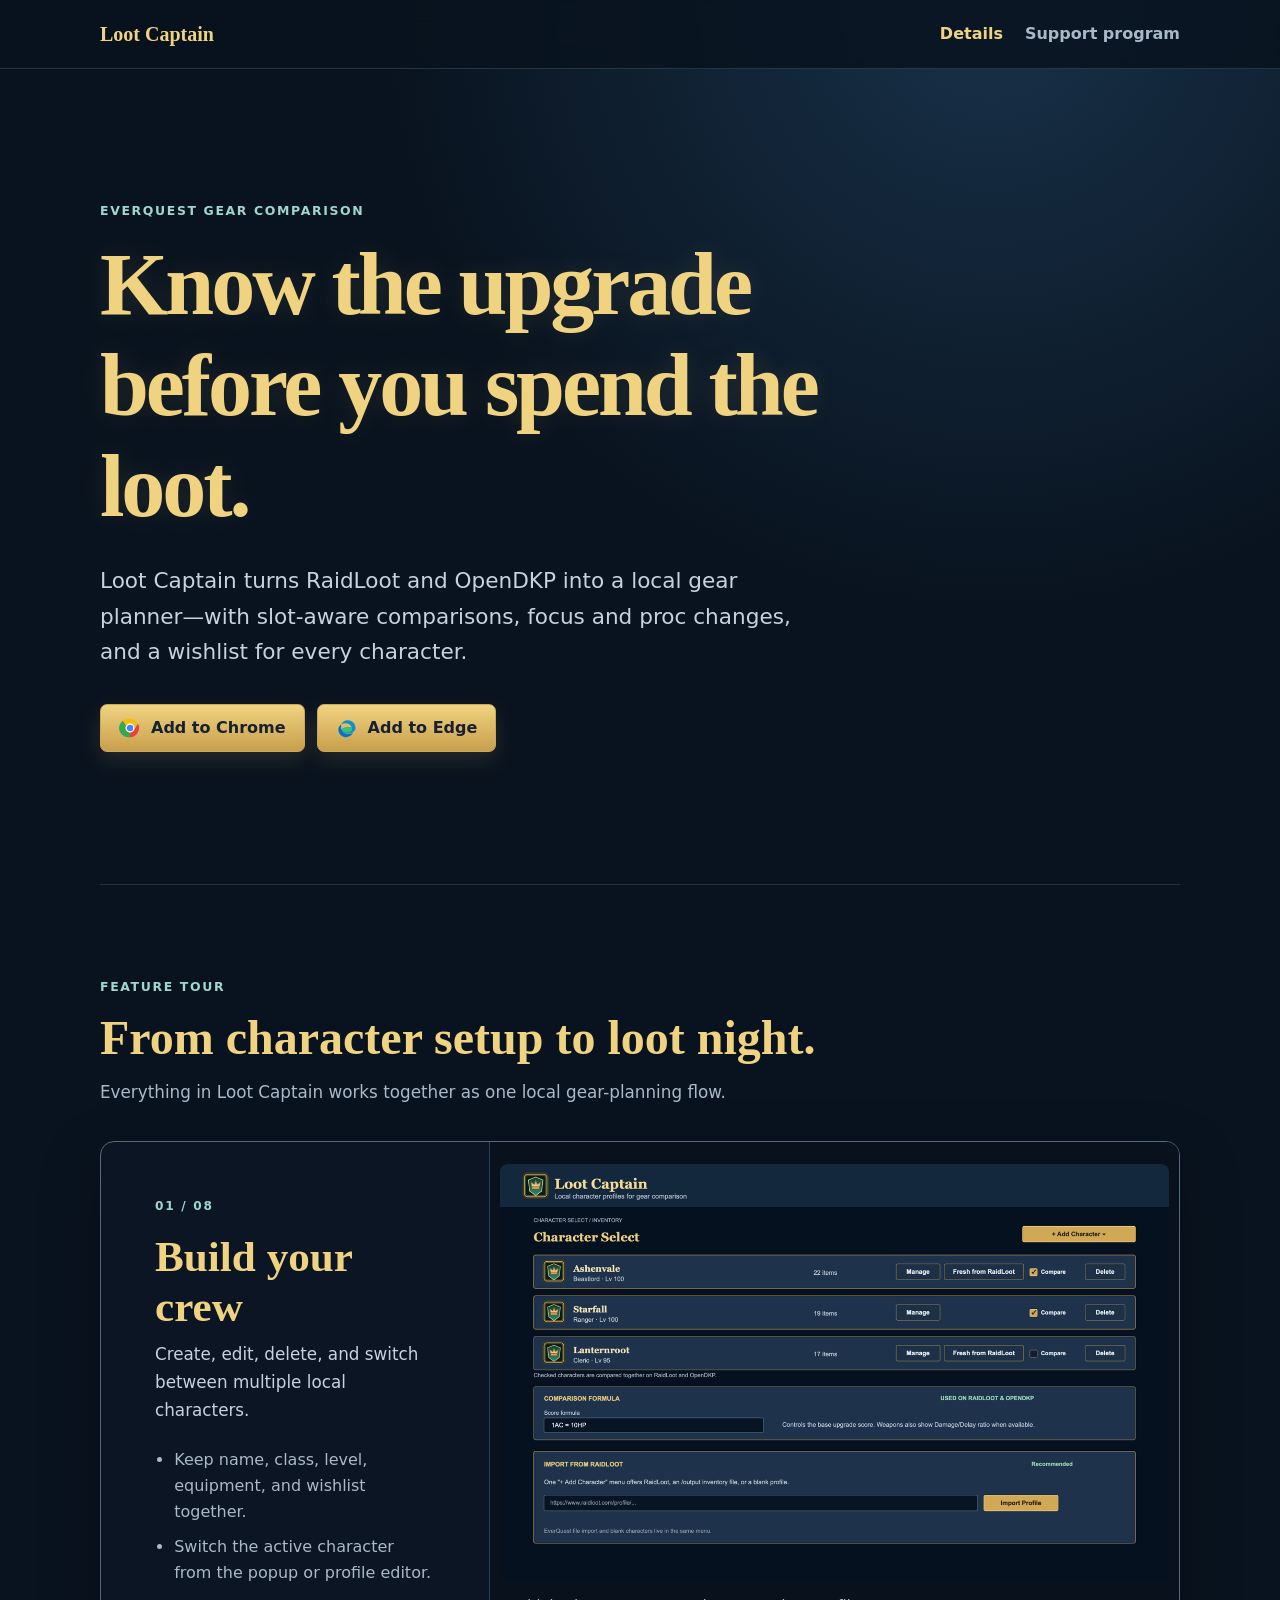
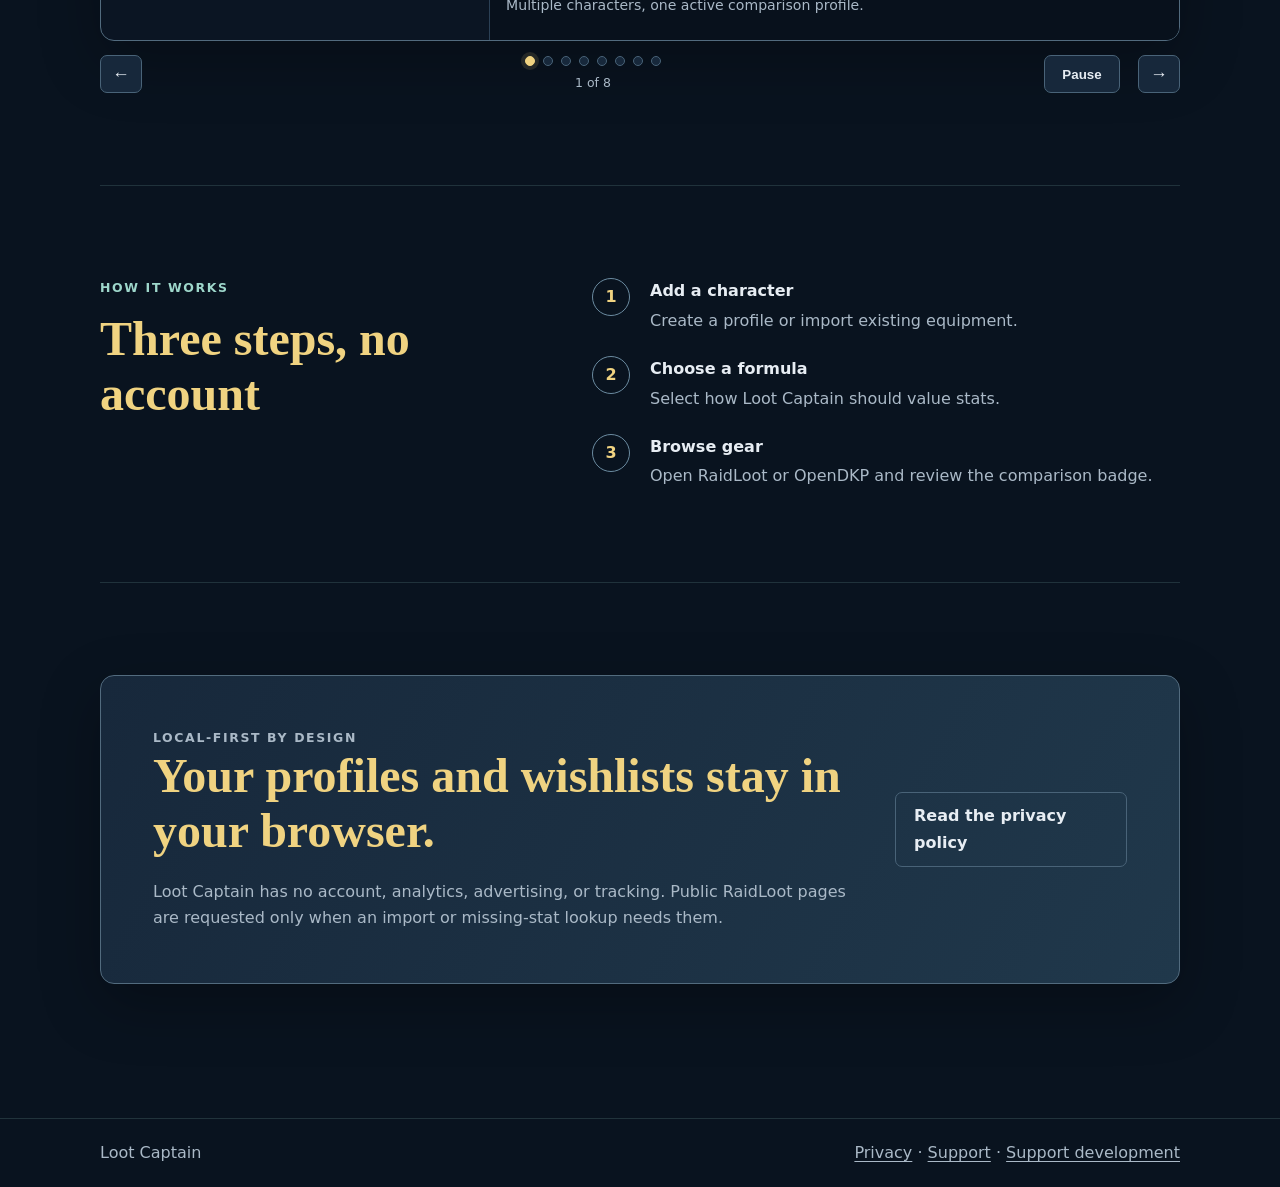
<file: docs/index.html>
<!doctype html>
<html lang="en">
<head>
  <meta charset="utf-8">
  <meta name="viewport" content="width=device-width, initial-scale=1">
  <meta name="description" content="Loot Captain compares EverQuest gear, effects, augments, and wishlists on RaidLoot and OpenDKP against local character profiles.">
  <title>Loot Captain — EverQuest gear comparison</title>
  <link rel="stylesheet" href="./site.css">
</head>
<body>
  <header class="site-header">
    <div class="shell header-inner">
      <a class="brand" href="./">Loot Captain</a>
      <nav aria-label="Primary navigation">
        <a aria-current="page" href="./">Details</a>
        <a href="https://github.com/sponsors/jxmtoma">Support program</a>
      </nav>
    </div>
  </header>

  <main>
    <section class="hero shell">
      <p class="eyebrow">EverQuest gear comparison</p>
      <h1>Know the upgrade before you spend the loot.</h1>
      <p class="lede">Loot Captain turns RaidLoot and OpenDKP into a local gear planner—with slot-aware comparisons, focus and proc changes, and a wishlist for every character.</p>
      <div class="actions">
        <a class="button primary" href="https://chromewebstore.google.com/detail/loot-captain/fjcpnbnkcadnoigdhfkoliklaaiipkpb"><svg class="store-icon chrome-icon" viewBox="0 0 24 24" aria-hidden="true"><path fill="#fbbc04" d="M12 2a10 10 0 0 1 8.66 5H12a5 5 0 0 0-4.33 2.5L4.2 4.1A10 10 0 0 1 12 2Z"/><path fill="#34a853" d="m4.2 4.1 3.47 5.4A5 5 0 0 0 12 17v5A10 10 0 0 1 4.2 4.1Z"/><path fill="#ea4335" d="M20.66 7A10 10 0 0 1 12 22v-5a5 5 0 0 0 4.33-2.5L20.66 7Z"/><circle cx="12" cy="12" r="4.2" fill="#4285f4" stroke="#fff" stroke-width="1.2"/></svg>Add to Chrome</a>
        <a class="button primary" href="https://microsoftedge.microsoft.com/addons/detail/loot-captain/kclhhofjjanekffobngmblbfgdocokjp"><svg class="store-icon edge-icon" viewBox="0 0 24 24" aria-hidden="true"><path fill="#0c8dd4" d="M21.1 11.1c-.4-4.2-3.9-7.5-8.2-7.5-3.2 0-6 1.8-7.4 4.5 1.4-.9 3-1.4 4.8-1.4 3.2 0 5.9 1.8 7.1 4.4H12c-2.6 0-4.7 1.1-6.1 2.9 1.5 2.5 4.2 4.2 7.3 4.2 4.8 0 8.3-3.4 8.3-7.1Z"/><path fill="#3ac46b" d="M5.9 14c1.4-1.8 3.5-2.9 6.1-2.9h5.4c.2.5.3 1.1.3 1.7 0 2.3-2.1 4.1-4.7 4.1-3.2 0-5.9-1.1-7.1-2.9Z"/><path fill="#0872c9" d="M5.5 8.1C3.7 9.5 2.6 11.6 2.6 14c0 4.4 3.6 8 8 8 3.8 0 7-2.1 8.1-5.1-1.3 1.1-3 1.7-5 1.7-4.5 0-8.2-3.6-8.2-8.1 0-.9 0-1.7 0-2.4Z"/></svg>Add to Edge</a>
      </div>
    </section>

    <section class="section shell feature-tour" aria-labelledby="features-title">
      <div class="feature-tour-heading">
        <p class="eyebrow">Feature tour</p>
        <h2 id="features-title">From character setup to loot night.</h2>
        <p>Everything in Loot Captain works together as one local gear-planning flow.</p>
      </div>
      <div class="feature-carousel" data-slideshow role="region" aria-roledescription="carousel" aria-label="Loot Captain feature tour">
        <div class="feature-track">
          <article class="feature-slide" aria-label="1 of 8">
            <div class="feature-slide-copy">
              <span class="slide-number">01 / 08</span>
              <h3>Build your crew</h3>
              <p>Create, edit, delete, and switch between multiple local characters.</p>
              <ul>
                <li>Keep name, class, level, equipment, and wishlist together.</li>
                <li>Switch the active character from the popup or profile editor.</li>
              </ul>
            </div>
            <figure class="feature-visual">
              <img src="./assets/screenshot-character-select-1280x800.png" alt="Loot Captain character selection page with three local profiles">
              <figcaption>Multiple characters, one active comparison profile.</figcaption>
            </figure>
          </article>

          <article class="feature-slide" aria-label="2 of 8" hidden>
            <div class="feature-slide-copy">
              <span class="slide-number">02 / 08</span>
              <h3>Import gear in seconds</h3>
              <p>Start from a public RaidLoot profile or an EverQuest <code>/output inventory</code> file.</p>
              <ul>
                <li>Import worn equipment and augments, then edit anything manually.</li>
                <li>Fetch missing stats and icons now or automatically when comparing.</li>
                <li>Use built-in diagnostics when a public item cannot be resolved.</li>
              </ul>
            </div>
            <figure class="feature-visual">
              <img loading="lazy" src="./assets/screenshot-character-select-1280x800.png" alt="Loot Captain RaidLoot and EverQuest inventory import controls">
              <figcaption>Two import paths, with manual editing as a fallback.</figcaption>
            </figure>
          </article>

          <article class="feature-slide" aria-label="3 of 8" hidden>
            <div class="feature-slide-copy">
              <span class="slide-number">03 / 08</span>
              <h3>See the whole character</h3>
              <p>Review worn gear in a familiar EverQuest-style 19-slot layout.</p>
              <ul>
                <li>Inspect paired ears, wrists, and fingers separately.</li>
                <li>Move between equipment, augments, and spell focus or proc views.</li>
                <li>Open item details without hunting through a long inventory list.</li>
              </ul>
            </div>
            <figure class="feature-visual">
              <img loading="lazy" src="./assets/screenshot-options-1280x800.png" alt="Loot Captain character editor with a 19-slot EverQuest equipment layout">
              <figcaption>Equipment organized around the character, with details beside it.</figcaption>
            </figure>
          </article>

          <article class="feature-slide" aria-label="4 of 8" hidden>
            <div class="feature-slide-copy">
              <span class="slide-number">04 / 08</span>
              <h3>Know the real upgrade</h3>
              <p>See a compact verdict first, then expand the exact worn, candidate, and delta values.</p>
              <ul>
                <li>Choose from eleven score formulas for defenses, pools, heroics, and regeneration.</li>
                <li>Respect class eligibility, paired slots, empty slots, and weapon layouts.</li>
                <li>Compare compatible augments and weapon Damage/Delay ratio.</li>
              </ul>
            </div>
            <figure class="feature-visual">
              <img loading="lazy" src="./assets/screenshot-comparison-1280x800.png" alt="Loot Captain upgrade badge and stat differences on a RaidLoot item page">
              <figcaption>Upgrade, downgrade, or sidegrade—with the numbers behind it.</figcaption>
            </figure>
          </article>

          <article class="feature-slide" aria-label="5 of 8" hidden>
            <div class="feature-slide-copy">
              <span class="slide-number">05 / 08</span>
              <h3>Compare more than raw stats</h3>
              <p>Loot Captain keeps important named effects visible instead of hiding them inside one score.</p>
              <ul>
                <li>See spell focus effects as added, removed, covered, or changed in potency.</li>
                <li>Compare weapon procs by identity and damage direction.</li>
                <li>Open dedicated focus and proc detail panels.</li>
              </ul>
            </div>
            <figure class="feature-visual">
              <img loading="lazy" src="./assets/screenshot-comparison-1280x800.png" alt="RaidLoot item page with focus effect and numeric stat comparisons">
              <figcaption>Named effects stay explicit and inspectable.</figcaption>
            </figure>
          </article>

          <article class="feature-slide" aria-label="6 of 8" hidden>
            <div class="feature-slide-copy">
              <span class="slide-number">06 / 08</span>
              <h3>Turn browsing into a loot plan</h3>
              <p>Star items into a wishlist that belongs to the active character.</p>
              <ul>
                <li>Highlight wanted items on RaidLoot and in live OpenDKP auctions.</li>
                <li>Compare a candidate with equipped gear or a compatible wishlist baseline.</li>
                <li>Match the same item across both sites and enrich missing details later.</li>
              </ul>
            </div>
            <figure class="feature-visual">
              <img loading="lazy" src="./assets/screenshot-opendkp-1280x800.png" alt="Loot Captain comparison badge on an OpenDKP item table">
              <figcaption>Your local wishlist follows the active character across both sites.</figcaption>
            </figure>
          </article>

          <article class="feature-slide" aria-label="7 of 8" hidden>
            <div class="feature-slide-copy">
              <span class="slide-number">07 / 08</span>
              <h3>Works where loot decisions happen</h3>
              <p>Compare items without leaving the RaidLoot or OpenDKP page you are already using.</p>
              <ul>
                <li>Annotate RaidLoot item pages, search rows, stats, and wishlist cards.</li>
                <li>Cover OpenDKP item details, tables, live auctions, and hover tooltips.</li>
                <li>Refresh annotations when the active profile or formula changes.</li>
              </ul>
            </div>
            <figure class="feature-visual">
              <img loading="lazy" src="./assets/screenshot-opendkp-1280x800.png" alt="Loot Captain upgrade badges embedded in an OpenDKP table">
              <figcaption>Compact comparisons appear inside the sites you already browse.</figcaption>
            </figure>
          </article>

          <article class="feature-slide" aria-label="8 of 8" hidden>
            <div class="feature-slide-copy">
              <span class="slide-number">08 / 08</span>
              <h3>Local-first by design</h3>
              <p>Your profiles, settings, cached item stats, and wishlists stay in your browser.</p>
              <ul>
                <li>No Loot Captain account, analytics, advertising, or tracking.</li>
                <li>No authenticated cookies or remotely hosted code.</li>
                <li>Public RaidLoot lookups run only when imports or missing item data need them.</li>
              </ul>
            </div>
            <figure class="feature-visual">
              <img loading="lazy" src="./assets/screenshot-options-1280x800.png" alt="Loot Captain local character profile editor">
              <figcaption>Your character data remains in extension-local storage.</figcaption>
            </figure>
          </article>
        </div>

        <div class="slide-controls">
          <button class="slide-button" type="button" data-slide-prev aria-label="Previous feature">←</button>
          <div class="slide-position">
            <div class="slide-dots" aria-label="Choose feature">
              <button class="slide-dot" type="button" data-slide-dot="0" aria-label="Show Build your crew" aria-current="true"></button>
              <button class="slide-dot" type="button" data-slide-dot="1" aria-label="Show Import gear in seconds"></button>
              <button class="slide-dot" type="button" data-slide-dot="2" aria-label="Show See the whole character"></button>
              <button class="slide-dot" type="button" data-slide-dot="3" aria-label="Show Know the real upgrade"></button>
              <button class="slide-dot" type="button" data-slide-dot="4" aria-label="Show Compare more than raw stats"></button>
              <button class="slide-dot" type="button" data-slide-dot="5" aria-label="Show Turn browsing into a loot plan"></button>
              <button class="slide-dot" type="button" data-slide-dot="6" aria-label="Show Works where loot decisions happen"></button>
              <button class="slide-dot" type="button" data-slide-dot="7" aria-label="Show Local-first by design"></button>
            </div>
            <span class="slide-status" data-slide-status>1 of 8</span>
          </div>
          <button class="slide-toggle" type="button" data-slide-toggle aria-label="Pause automatic feature tour">Pause</button>
          <button class="slide-button" type="button" data-slide-next aria-label="Next feature">→</button>
        </div>
      </div>
    </section>

    <section class="section shell split" aria-labelledby="workflow-title">
      <div>
        <p class="eyebrow">How it works</p>
        <h2 id="workflow-title">Three steps, no account</h2>
      </div>
      <ol class="steps">
        <li><span>1</span><div><strong>Add a character</strong><p>Create a profile or import existing equipment.</p></div></li>
        <li><span>2</span><div><strong>Choose a formula</strong><p>Select how Loot Captain should value stats.</p></div></li>
        <li><span>3</span><div><strong>Browse gear</strong><p>Open RaidLoot or OpenDKP and review the comparison badge.</p></div></li>
      </ol>
    </section>

    <section class="section shell">
      <div class="callout">
        <div>
          <p class="eyebrow">Local-first by design</p>
          <h2>Your profiles and wishlists stay in your browser.</h2>
          <p>Loot Captain has no account, analytics, advertising, or tracking. Public RaidLoot pages are requested only when an import or missing-stat lookup needs them.</p>
        </div>
        <a class="button" href="./privacy-policy.html">Read the privacy policy</a>
      </div>
    </section>
  </main>

  <footer class="site-footer">
    <div class="shell footer-inner">
      <span>Loot Captain</span>
      <span><a href="./privacy-policy.html">Privacy</a> · <a href="./support.html">Support</a> · <a href="https://github.com/sponsors/jxmtoma">Support development</a></span>
    </div>
  </footer>
  <script>
    document.querySelectorAll('[data-slideshow]').forEach((slideshow) => {
      const slides = [...slideshow.querySelectorAll('.feature-slide')];
      const dots = [...slideshow.querySelectorAll('[data-slide-dot]')];
      const status = slideshow.querySelector('[data-slide-status]');
      const toggle = slideshow.querySelector('[data-slide-toggle]');
      const reducedMotion = window.matchMedia('(prefers-reduced-motion: reduce)').matches;
      let current = 0;
      let timer;
      let playing = !reducedMotion;
      const show = (index) => {
        current = (index + slides.length) % slides.length;
        slides.forEach((slide, i) => { slide.hidden = i !== current; });
        dots.forEach((dot, i) => { dot.setAttribute('aria-current', i === current ? 'true' : 'false'); });
        status.textContent = `${current + 1} of ${slides.length}`;
      };
      const schedule = () => {
        window.clearTimeout(timer);
        if (!playing || document.hidden || slideshow.matches(':hover') || slideshow.contains(document.activeElement)) return;
        timer = window.setTimeout(() => { show(current + 1); schedule(); }, 7000);
      };
      const select = (index) => { show(index); schedule(); };
      slideshow.querySelector('[data-slide-prev]').addEventListener('click', () => select(current - 1));
      slideshow.querySelector('[data-slide-next]').addEventListener('click', () => select(current + 1));
      dots.forEach((dot, i) => dot.addEventListener('click', () => select(i)));
      toggle.addEventListener('click', () => {
        playing = !playing;
        toggle.textContent = playing ? 'Pause' : 'Play';
        toggle.setAttribute('aria-label', playing ? 'Pause automatic feature tour' : 'Start automatic feature tour');
        schedule();
      });
      slideshow.addEventListener('mouseenter', schedule);
      slideshow.addEventListener('mouseleave', schedule);
      slideshow.addEventListener('focusin', schedule);
      slideshow.addEventListener('focusout', () => window.setTimeout(schedule));
      document.addEventListener('visibilitychange', schedule);
      if (reducedMotion) {
        toggle.textContent = 'Play';
        toggle.setAttribute('aria-label', 'Start automatic feature tour');
      }
      show(0);
      schedule();
    });
  </script>
</body>
</html>
</file>
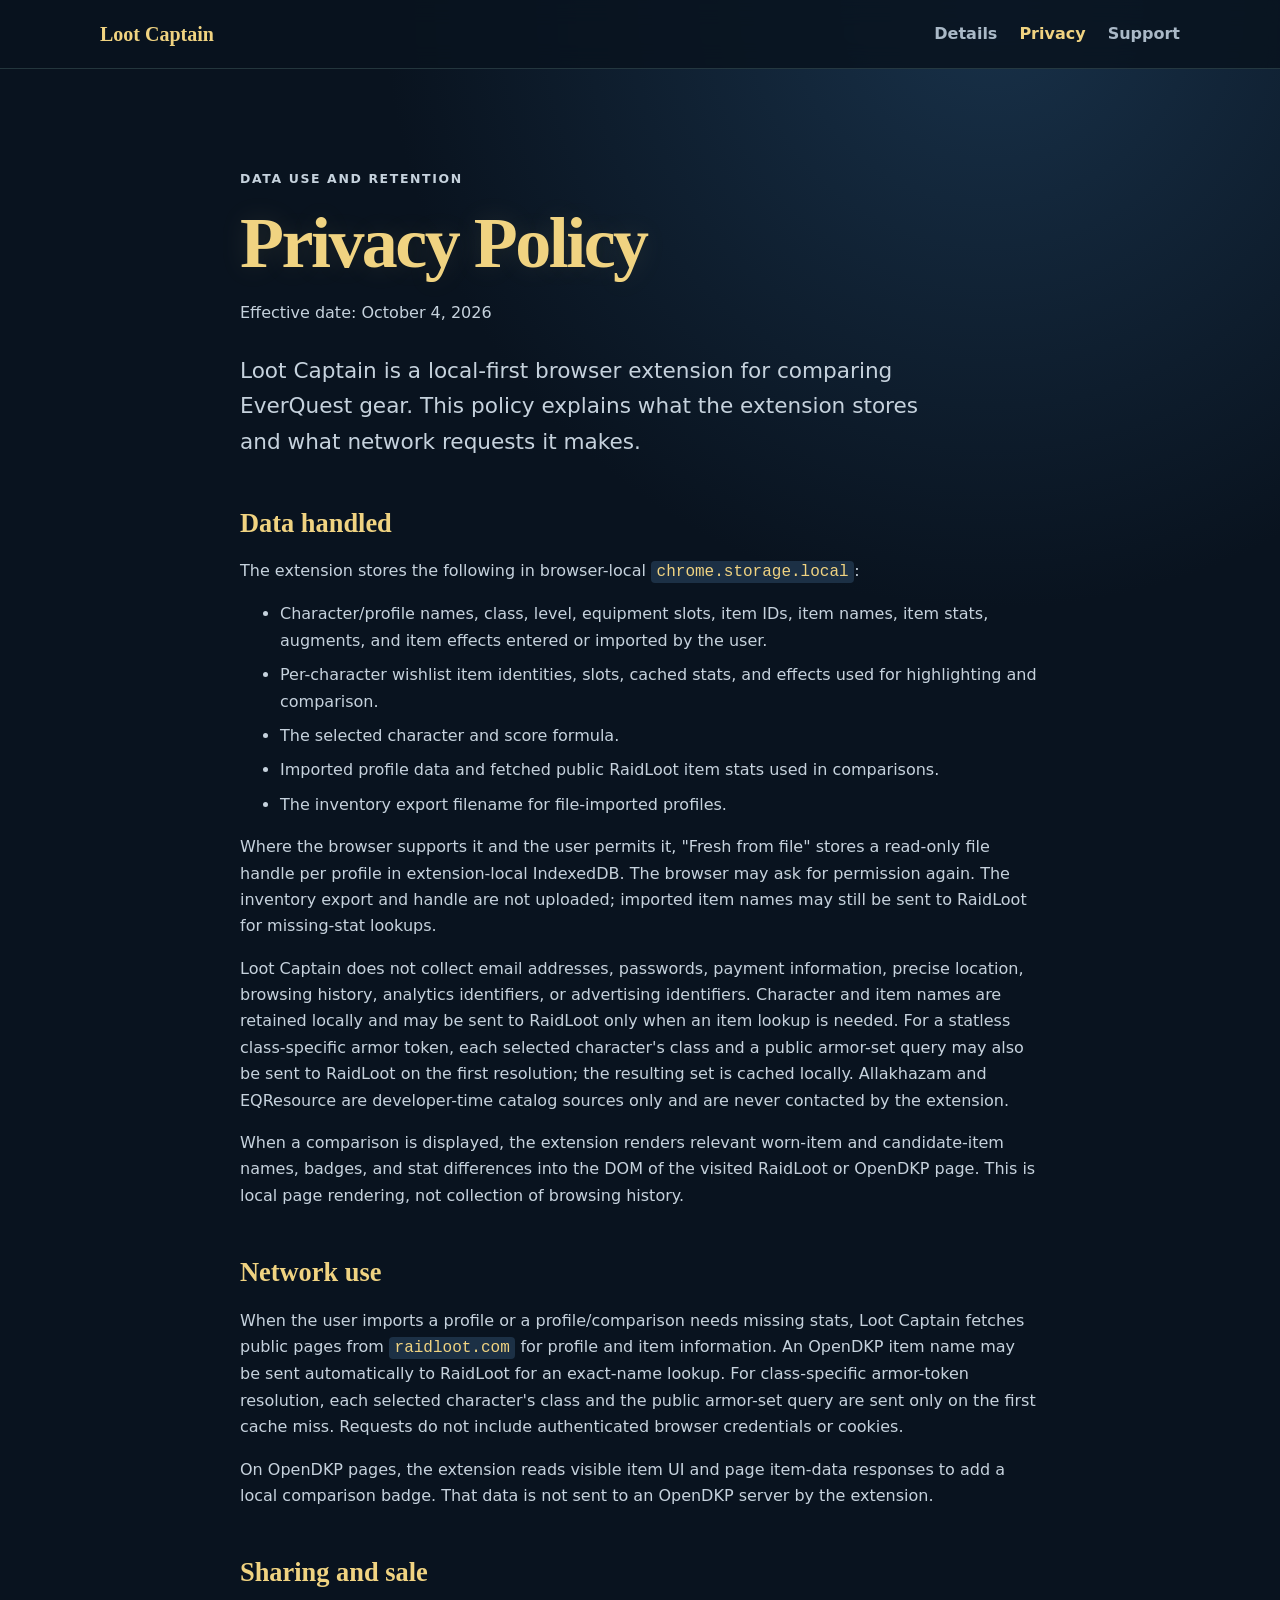
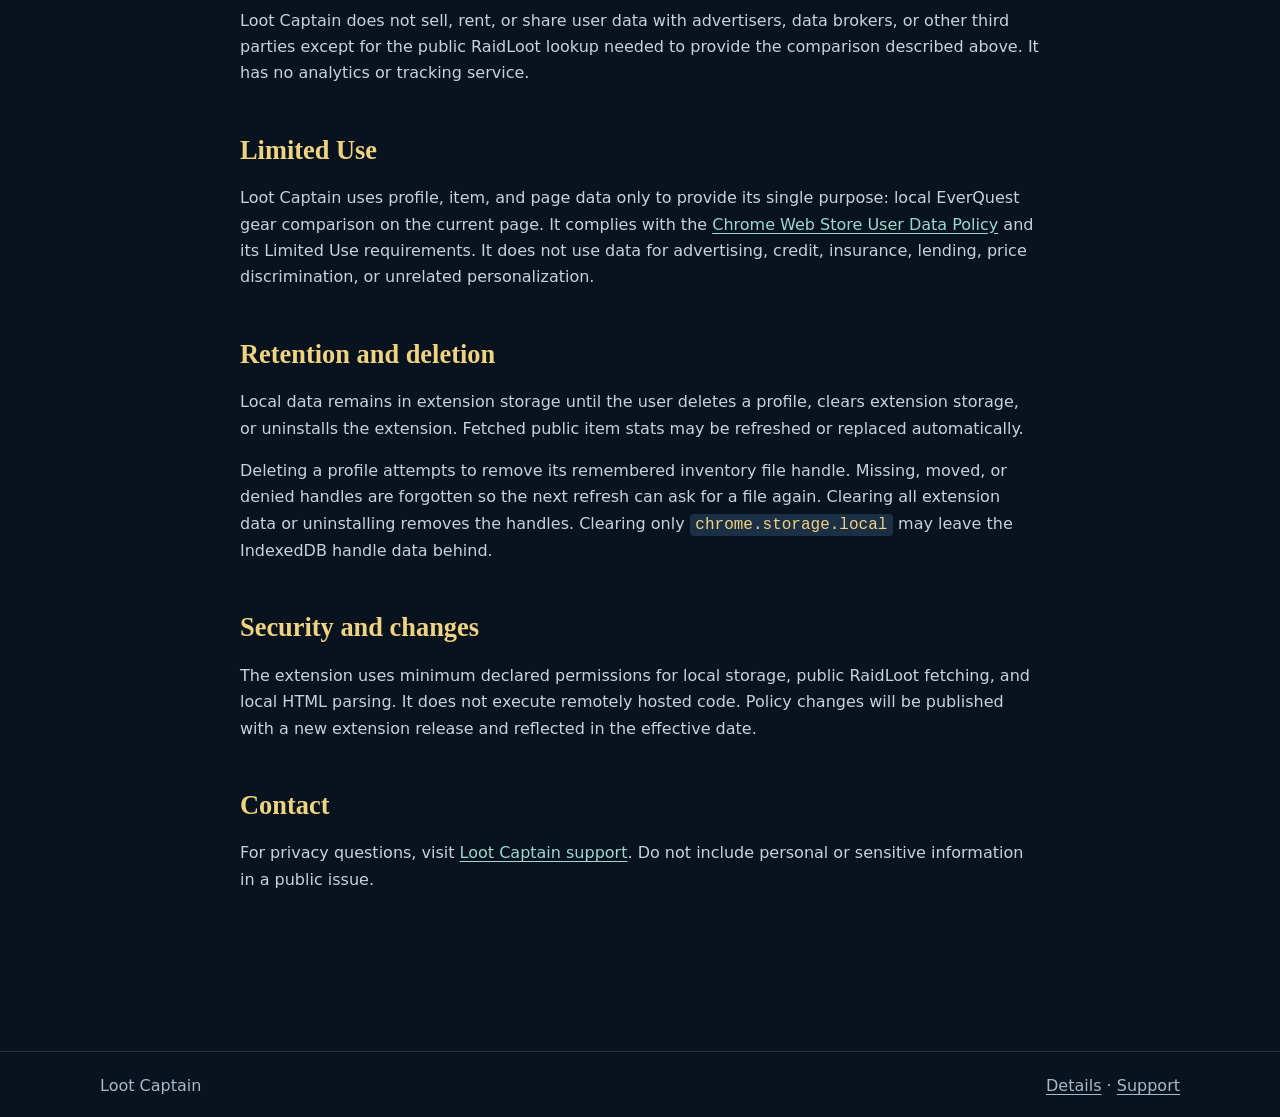
<file: docs/privacy-policy.html>
<!doctype html>
<html lang="en">
<head>
  <meta charset="utf-8">
  <meta name="viewport" content="width=device-width, initial-scale=1">
  <meta name="description" content="Loot Captain privacy policy.">
  <title>Privacy Policy — Loot Captain</title>
  <link rel="stylesheet" href="./site.css">
</head>
<body>
  <header class="site-header">
    <div class="shell header-inner">
      <a class="brand" href="./">Loot Captain</a>
      <nav aria-label="Primary navigation">
        <a href="./">Details</a>
        <a aria-current="page" href="./privacy-policy.html">Privacy</a>
        <a href="./support.html">Support</a>
      </nav>
    </div>
  </header>

  <main class="shell prose">
    <p class="eyebrow">Data use and retention</p>
    <h1>Privacy Policy</h1>
    <p class="effective">Effective date: October 4, 2026</p>
    <p class="lede">Loot Captain is a local-first browser extension for comparing EverQuest gear. This policy explains what the extension stores and what network requests it makes.</p>

    <h2>Data handled</h2>
    <p>The extension stores the following in browser-local <code>chrome.storage.local</code>:</p>
    <ul>
      <li>Character/profile names, class, level, equipment slots, item IDs, item names, item stats, augments, and item effects entered or imported by the user.</li>
      <li>Per-character wishlist item identities, slots, cached stats, and effects used for highlighting and comparison.</li>
      <li>The selected character and score formula.</li>
      <li>Imported profile data and fetched public RaidLoot item stats used in comparisons.</li>
      <li>The inventory export filename for file-imported profiles.</li>
    </ul>
    <p>Where the browser supports it and the user permits it, "Fresh from file" stores a read-only file handle per profile in extension-local IndexedDB. The browser may ask for permission again. The inventory export and handle are not uploaded; imported item names may still be sent to RaidLoot for missing-stat lookups.</p>
    <p>Loot Captain does not collect email addresses, passwords, payment information, precise location, browsing history, analytics identifiers, or advertising identifiers. Character and item names are retained locally and may be sent to RaidLoot only when an item lookup is needed. For a statless class-specific armor token, each selected character's class and a public armor-set query may also be sent to RaidLoot on the first resolution; the resulting set is cached locally. Allakhazam and EQResource are developer-time catalog sources only and are never contacted by the extension.</p>
    <p>When a comparison is displayed, the extension renders relevant worn-item and candidate-item names, badges, and stat differences into the DOM of the visited RaidLoot or OpenDKP page. This is local page rendering, not collection of browsing history.</p>

    <h2>Network use</h2>
    <p>When the user imports a profile or a profile/comparison needs missing stats, Loot Captain fetches public pages from <code>raidloot.com</code> for profile and item information. An OpenDKP item name may be sent automatically to RaidLoot for an exact-name lookup. For class-specific armor-token resolution, each selected character's class and the public armor-set query are sent only on the first cache miss. Requests do not include authenticated browser credentials or cookies.</p>
    <p>On OpenDKP pages, the extension reads visible item UI and page item-data responses to add a local comparison badge. That data is not sent to an OpenDKP server by the extension.</p>

    <h2>Sharing and sale</h2>
    <p>Loot Captain does not sell, rent, or share user data with advertisers, data brokers, or other third parties except for the public RaidLoot lookup needed to provide the comparison described above. It has no analytics or tracking service.</p>

    <h2>Limited Use</h2>
    <p>Loot Captain uses profile, item, and page data only to provide its single purpose: local EverQuest gear comparison on the current page. It complies with the <a href="https://developer.chrome.com/docs/webstore/program-policies/user-data-faq">Chrome Web Store User Data Policy</a> and its Limited Use requirements. It does not use data for advertising, credit, insurance, lending, price discrimination, or unrelated personalization.</p>

    <h2>Retention and deletion</h2>
    <p>Local data remains in extension storage until the user deletes a profile, clears extension storage, or uninstalls the extension. Fetched public item stats may be refreshed or replaced automatically.</p>
    <p>Deleting a profile attempts to remove its remembered inventory file handle. Missing, moved, or denied handles are forgotten so the next refresh can ask for a file again. Clearing all extension data or uninstalling removes the handles. Clearing only <code>chrome.storage.local</code> may leave the IndexedDB handle data behind.</p>

    <h2>Security and changes</h2>
    <p>The extension uses minimum declared permissions for local storage, public RaidLoot fetching, and local HTML parsing. It does not execute remotely hosted code. Policy changes will be published with a new extension release and reflected in the effective date.</p>

    <h2>Contact</h2>
    <p>For privacy questions, visit <a href="./support.html">Loot Captain support</a>. Do not include personal or sensitive information in a public issue.</p>
  </main>

  <footer class="site-footer">
    <div class="shell footer-inner">
      <span>Loot Captain</span>
      <span><a href="./">Details</a> · <a href="./support.html">Support</a></span>
    </div>
  </footer>
</body>
</html>
</file>
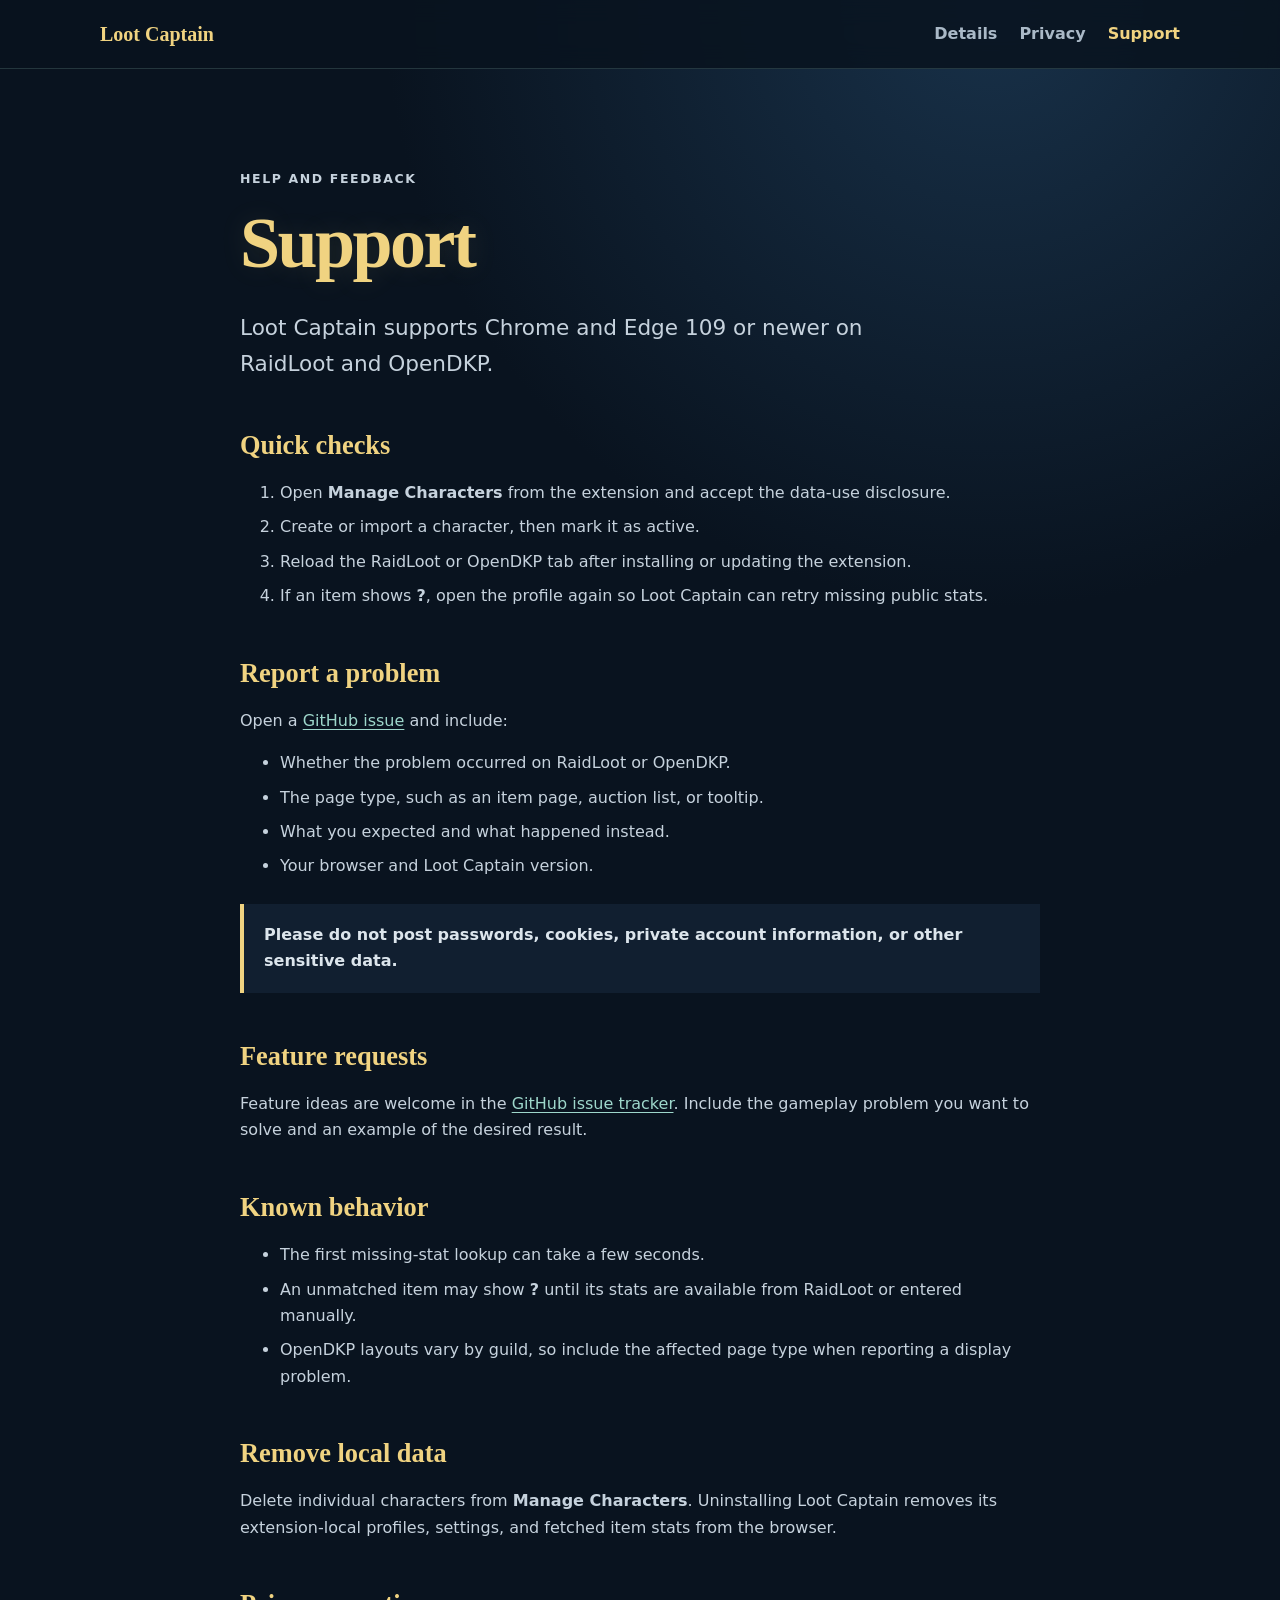
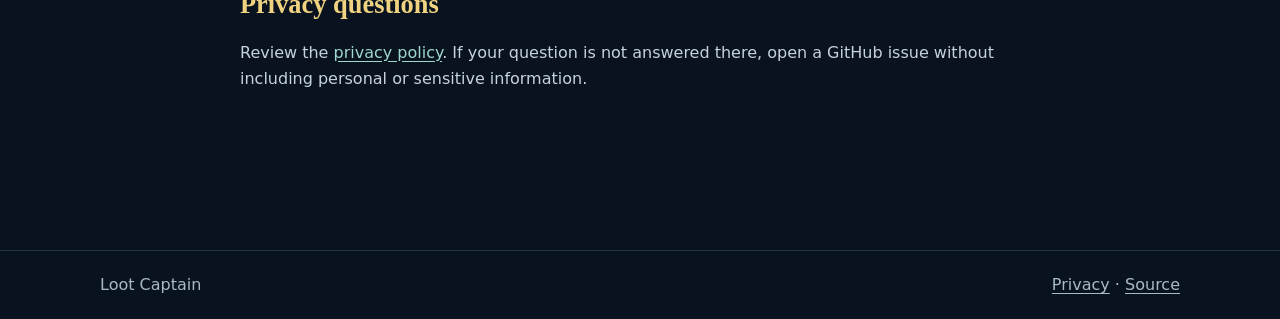
<file: docs/support.html>
<!doctype html>
<html lang="en">
<head>
  <meta charset="utf-8">
  <meta name="viewport" content="width=device-width, initial-scale=1">
  <meta name="description" content="Support and troubleshooting for the Loot Captain browser extension.">
  <title>Support — Loot Captain</title>
  <link rel="stylesheet" href="./site.css">
</head>
<body>
  <header class="site-header">
    <div class="shell header-inner">
      <a class="brand" href="./">Loot Captain</a>
      <nav aria-label="Primary navigation">
        <a href="./">Details</a>
        <a href="./privacy-policy.html">Privacy</a>
        <a aria-current="page" href="./support.html">Support</a>
      </nav>
    </div>
  </header>

  <main class="shell prose">
    <p class="eyebrow">Help and feedback</p>
    <h1>Support</h1>
    <p class="lede">Loot Captain supports Chrome and Edge 109 or newer on RaidLoot and OpenDKP.</p>

    <h2>Quick checks</h2>
    <ol>
      <li>Open <strong>Manage Characters</strong> from the extension and accept the data-use disclosure.</li>
      <li>Create or import a character, then mark it as active.</li>
      <li>Reload the RaidLoot or OpenDKP tab after installing or updating the extension.</li>
      <li>If an item shows <strong>?</strong>, open the profile again so Loot Captain can retry missing public stats.</li>
    </ol>

    <h2>Report a problem</h2>
    <p>Open a <a href="https://github.com/jxmtoma/loot-captain/issues/new">GitHub issue</a> and include:</p>
    <ul>
      <li>Whether the problem occurred on RaidLoot or OpenDKP.</li>
      <li>The page type, such as an item page, auction list, or tooltip.</li>
      <li>What you expected and what happened instead.</li>
      <li>Your browser and Loot Captain version.</li>
    </ul>
    <div class="notice"><strong>Please do not post passwords, cookies, private account information, or other sensitive data.</strong></div>

    <h2>Feature requests</h2>
    <p>Feature ideas are welcome in the <a href="https://github.com/jxmtoma/loot-captain/issues">GitHub issue tracker</a>. Include the gameplay problem you want to solve and an example of the desired result.</p>

    <h2>Known behavior</h2>
    <ul>
      <li>The first missing-stat lookup can take a few seconds.</li>
      <li>An unmatched item may show <strong>?</strong> until its stats are available from RaidLoot or entered manually.</li>
      <li>OpenDKP layouts vary by guild, so include the affected page type when reporting a display problem.</li>
    </ul>

    <h2>Remove local data</h2>
    <p>Delete individual characters from <strong>Manage Characters</strong>. Uninstalling Loot Captain removes its extension-local profiles, settings, and fetched item stats from the browser.</p>

    <h2>Privacy questions</h2>
    <p>Review the <a href="./privacy-policy.html">privacy policy</a>. If your question is not answered there, open a GitHub issue without including personal or sensitive information.</p>
  </main>

  <footer class="site-footer">
    <div class="shell footer-inner">
      <span>Loot Captain</span>
      <span><a href="./privacy-policy.html">Privacy</a> · <a href="https://github.com/jxmtoma/loot-captain">Source</a></span>
    </div>
  </footer>
</body>
</html>
</file>
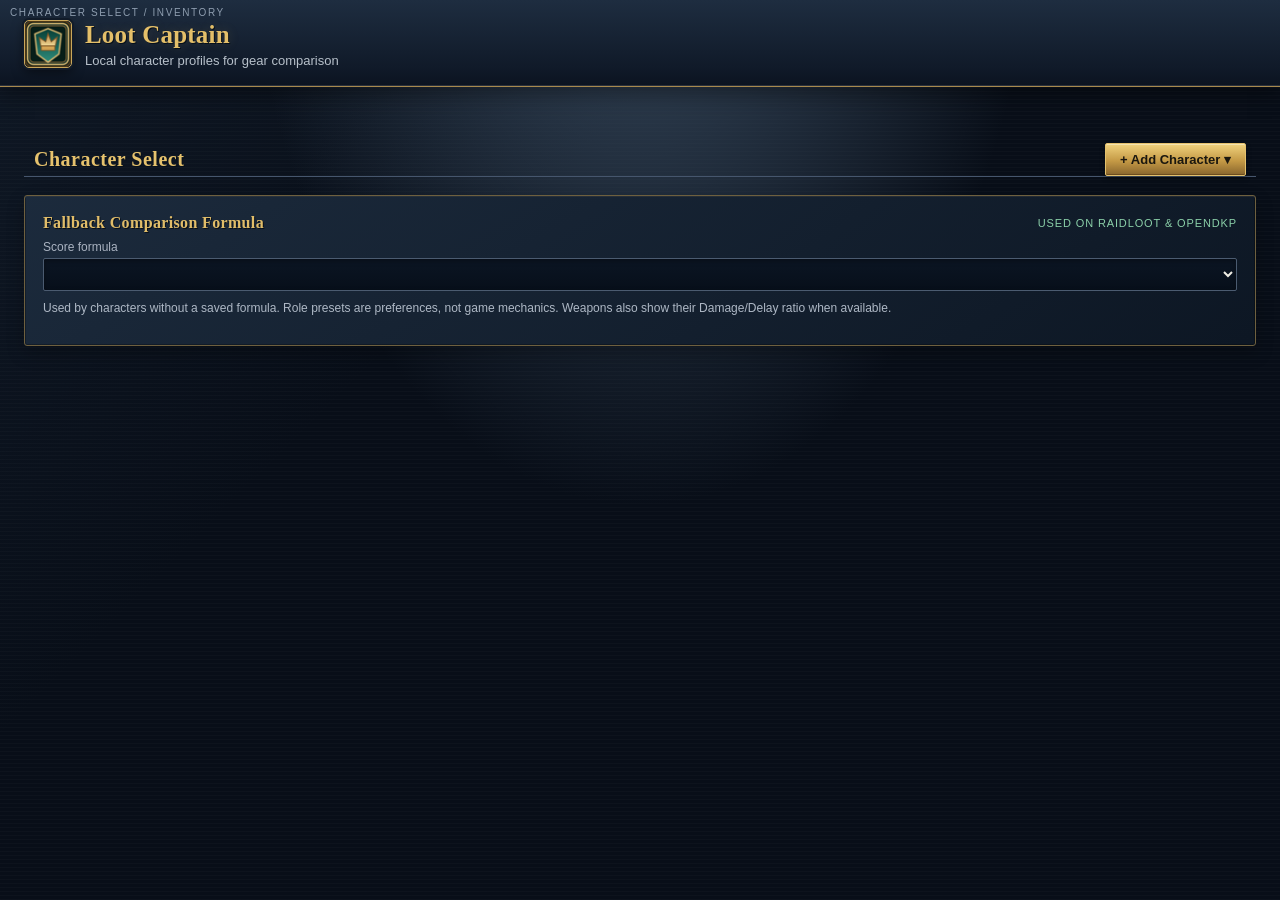
<file: options/options.html>
<!DOCTYPE html>
<html lang="en">
<head>
  <meta charset="UTF-8">
  <meta name="viewport" content="width=device-width, initial-scale=1.0">
  <title>Loot Captain - Profiles</title>
  <link rel="stylesheet" href="options.css">
</head>
<body>
  <div id="consent-gate" class="consent-gate hidden" role="dialog" aria-modal="true" aria-labelledby="consent-title">
    <div class="consent-card">
      <img class="consent-mark" src="../icons/icon48.png" alt="">
      <h2 id="consent-title">Before Loot Captain starts</h2>
      <p>Loot Captain stores character names, profiles, item names, and stats in this browser. It reads item data from visited RaidLoot and OpenDKP pages to show local comparisons.</p>
      <p>When you import or enrich gear, public item/profile data may be requested from RaidLoot. No login cookies, account data, analytics, or tracking are used.</p>
      <button id="btn-consent" class="btn btn-primary">Allow and continue</button>
    </div>
  </div>
  <header>
    <div class="brand">
      <img class="brand-mark" src="../icons/icon48.png" alt="">
      <div>
        <h1>Loot Captain</h1>
        <p class="subtitle">Local character profiles for gear comparison</p>
      </div>
    </div>
  </header>

  <main>
    <!-- Profile list -->
    <section id="profile-list-section">
      <div class="section-header">
        <h2>Character Select</h2>
        <div class="list-actions">
          <div class="add-character-menu">
            <button id="btn-add-character" class="btn btn-primary" aria-haspopup="menu" aria-expanded="false">+ Add Character ▾</button>
            <div id="add-character-menu-list" class="add-character-menu-list hidden" role="menu" aria-label="Ways to add a character">
              <button type="button" class="add-character-option" data-add-option="raidloot" role="menuitem">
                <span class="option-title">Import from RaidLoot <span class="recommended-label">Recommended</span></span>
                <span class="option-desc">Paste a profile URL or numeric ID to import worn gear, stats, and the RaidLoot wishlist</span>
              </button>
              <button type="button" class="add-character-option" data-add-option="everquest" role="menuitem">
                <span class="option-title">Import from EverQuest</span>
                <span class="option-desc">Select an /output inventory export file</span>
              </button>
              <button type="button" class="add-character-option" data-add-option="new" role="menuitem">
                <span class="option-title">New character</span>
                <span class="option-desc">Create an empty profile and fill it in by hand</span>
              </button>
            </div>
          </div>
        </div>
      </div>
      <div id="profile-list" class="profile-list"></div>

      <div class="card formula-card">
        <div class="card-header">
          <h3>Fallback Comparison Formula</h3>
          <span class="recommended-label">USED ON RAIDLOOT &amp; OPENDKP</span>
        </div>
        <label for="score-formula">Score formula
          <select id="score-formula"></select>
        </label>
        <p class="hint">Used by characters without a saved formula. Role presets are preferences, not game mechanics. Weapons also show their Damage/Delay ratio when available.</p>
      </div>

      <!-- Shared add-character panel: shows the import form picked from the + Add Character menu -->
      <div id="add-character-panel" class="card import-card hidden">
        <div class="card-header">
          <h3 id="add-character-panel-title">Add Character</h3>
          <button id="btn-close-add-panel" class="btn btn-small" type="button">Close</button>
        </div>
        <div id="add-panel-raidloot" class="add-panel-option hidden">
          <p class="hint">Paste a RaidLoot profile URL or its numeric profile ID. This imports the worn items, their stats, and the public RaidLoot wishlist into this character. The wishlist import is one-way and does not remove local entries.</p>
          <div class="import-controls">
            <div class="raidloot-import-row">
              <input type="text" id="raidloot-profile" placeholder="e.g. https://www.raidloot.com/profile/12345">
              <button id="btn-import-raidloot" class="btn btn-primary">Import Profile</button>
            </div>
            <div id="raidloot-import-status" class="import-status"></div>
          </div>
        </div>
        <div id="add-panel-everquest" class="add-panel-option hidden">
          <p class="hint">
            In-game, run <code>/output inventory</code>. This saves a file named
            <code>[name]_[server]-Inventory.txt</code> to your EQ folder. Select it below
            to create a character from your worn equipment. The export contains item data and the character name comes from the filename; class and level must be entered manually or imported from a RaidLoot profile.
          </p>
          <div class="import-controls">
            <button id="btn-choose-inventory" class="btn btn-primary">Choose Inventory File…</button>
            <input type="file" id="inventory-file" accept=".txt,text/plain" class="visually-hidden" tabindex="-1" aria-hidden="true">
            <label class="checkbox-label">
              <input type="checkbox" id="fetch-stats" checked> Fetch item stats and icons during EQ import (optional; missing stats load when comparing)
            </label>
            <div id="import-status" class="import-status"></div>
          </div>
        </div>
      </div>

      <details id="debug-details" class="debug-card" hidden>
        <summary>Import diagnostics</summary>
        <div class="debug-actions"><button id="btn-clear-debug" class="btn btn-small">Clear log</button></div>
        <pre id="debug-log">No diagnostics yet.</pre>
      </details>
    </section>

    <!-- Profile editor -->
    <section id="profile-editor-section" class="hidden">
      <div class="section-header">
        <h2 id="editor-title">Edit Character</h2>
        <div class="editor-profile-switcher">
          <label for="editor-profile-select">Character</label>
          <select id="editor-profile-select"></select>
          <button id="btn-editor-new-profile" class="btn btn-small btn-primary">+ New</button>
        </div>
        <span id="editor-status" class="editor-status" aria-live="polite"></span>
        <div class="editor-actions">
          <button id="btn-back" class="btn">← Back</button>
          <button id="btn-delete-profile" class="btn btn-danger">Delete</button>
          <button id="btn-refresh-raidloot" class="btn" hidden aria-label="Refresh worn equipment, augment data, and wishlist from RaidLoot">Refresh from RaidLoot</button>
          <button id="btn-refresh-file" class="btn" hidden aria-label="Refresh worn equipment from the inventory file">Refresh from file</button>
          <button id="btn-save-profile" class="btn btn-primary">Save</button>
        </div>
      </div>

      <div class="card">
        <label for="character-formula">Character score formula</label>
        <select id="character-formula"></select>
        <p id="character-formula-status" class="hint" role="status"></p>
      </div>

      <div class="editor-grid">
        <!-- Profile meta -->
        <div class="card character-sheet-card">
          <h3>Character Sheet</h3>
          <label>Name
            <input type="text" id="profile-name" placeholder="e.g. Toma">
          </label>
          <label>Class
            <select id="profile-class"></select>
          </label>
          <label>Level
            <input type="number" id="profile-level" min="1" max="125" placeholder="e.g. 120">
          </label>
          <label>Server
            <input type="text" id="profile-server" placeholder="e.g. Oakwynd">
          </label>
        </div>

        <section id="character-data-panel" class="card character-data-card" aria-label="Character stats and calibration"></section>

        <!-- Worn items -->
        <div class="card inventory-card">
          <div class="card-header">
            <h3>Inventory</h3>
            <button id="btn-add-item" class="btn btn-small btn-primary">+ Add Item</button>
          </div>
          <p class="hint">Items are compared by slot. Paired slots (ear, wrist, finger) can hold two items.</p>
          <div id="last-equip" class="last-equip" hidden></div>
          <div class="inventory-editor-layout">
          <div id="inventory-preview" class="inventory-preview">
              <div class="inventory-tabs" role="tablist" aria-label="Inventory view">
                <button type="button" class="active" data-inventory-tab="equipment" role="tab" aria-selected="true">Equipment</button>
                <button type="button" data-inventory-tab="augments" role="tab" aria-selected="false">Augments</button>
                <button type="button" data-inventory-tab="focus" role="tab" aria-selected="false">Spell Focus</button>
                <button type="button" class="wishlist-tab" data-inventory-tab="wishlist" role="tab" aria-selected="false">Wishlist</button>
                <span id="wishlist-style" class="wishlist-style" hidden>
                  <button type="button" data-wishlist-style="slots" aria-pressed="true">Game</button>
                  <button type="button" data-wishlist-style="list" aria-pressed="false">List</button>
                </span>
            </div>
            <div class="inventory-body">
              <div class="inventory-stage">
                <div class="inventory-stage-title">WORN EQUIPMENT</div>
                <div class="inventory-grid">
                  <div id="inventory-slots" class="inventory-slots"></div>
                  <div class="inventory-character">
                    <div class="character-silhouette" aria-hidden="true">⚔</div>
                    <strong id="inventory-stage-name">Unnamed Character</strong>
                    <span id="inventory-stage-meta">Local profile</span>
                  </div>
                </div>
                <div class="inventory-bottom">
                  <span>Auto-Inventory</span>
                  <span id="inventory-slot-count">0 / 19 worn slots</span>
                </div>
              </div>
            </div>
          </div>
          <div class="item-details-panel">
            <div class="item-details-header">
              <div class="item-details-label">ITEM DETAILS</div>
              <button id="btn-edit-items" class="btn btn-small" type="button" aria-pressed="false">Edit</button>
            </div>
            <div id="item-list" class="item-list"></div>
          </div>
          </div>
        </div>
      </div>
    </section>
  </main>

  <script src="../content/shared/diff.js"></script>
  <script src="../content/shared/character-data.js"></script>
  <script src="../content/shared/projection.js"></script>
  <script src="options.js"></script>
  <script src="character-data.js"></script>
</body>
</html>
</file>
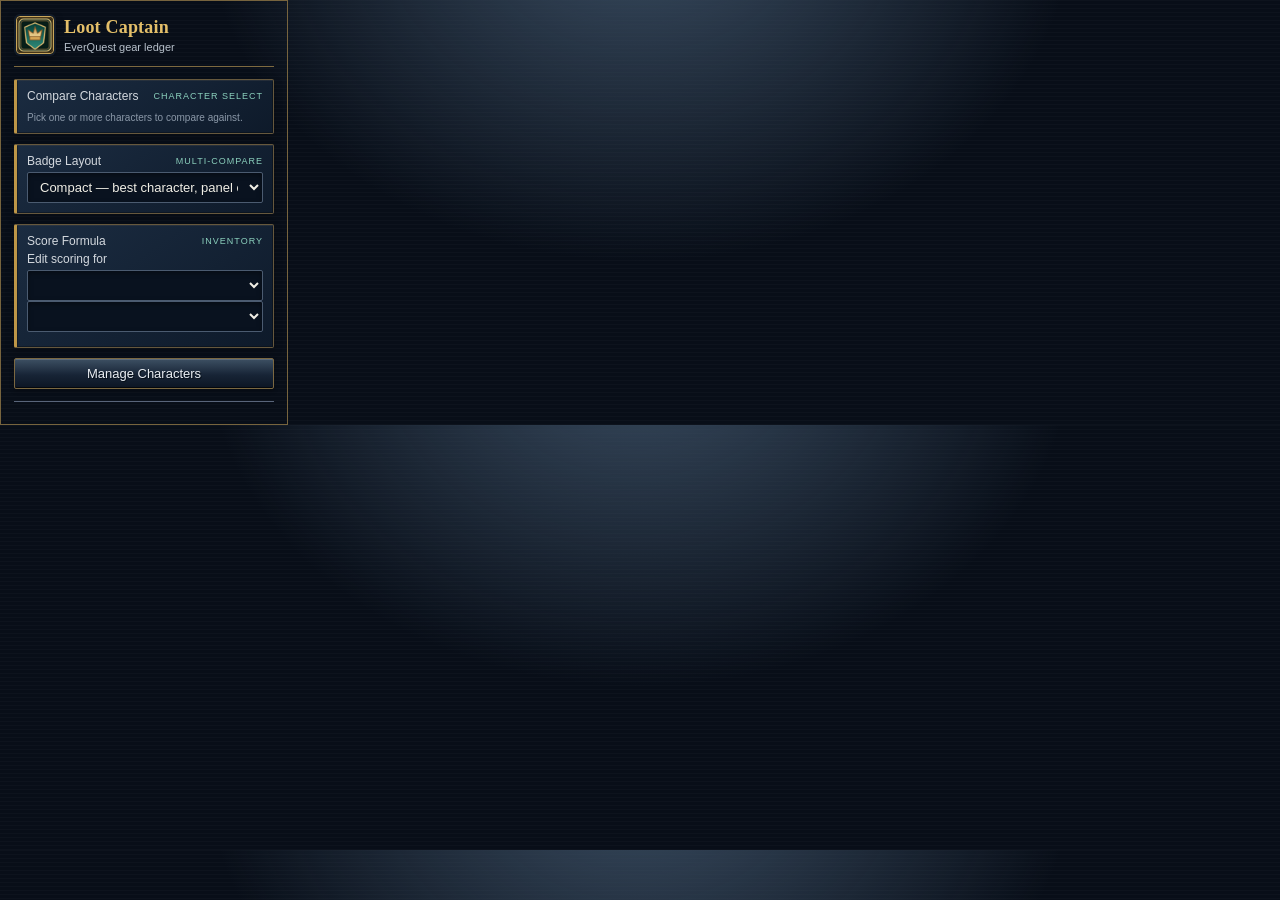
<file: popup/popup.html>
<!DOCTYPE html>
<html lang="en">
<head>
  <meta charset="UTF-8">
  <title>Loot Captain</title>
  <link rel="stylesheet" href="popup.css">
</head>
<body>
  <div class="popup">
    <header>
      <div class="brand">
        <img class="brand-mark" src="../icons/icon48.png" alt="">
        <div>
          <h1>Loot Captain</h1>
          <p>EverQuest gear ledger</p>
        </div>
      </div>
    </header>

    <section class="setting-card">
      <label><span>Compare Characters</span><small>CHARACTER SELECT</small></label>
      <div id="compare-list" class="compare-list"></div>
      <small class="hint">Pick one or more characters to compare against.</small>
    </section>

    <section class="setting-card">
      <label for="layout-select"><span>Badge Layout</span><small>MULTI-COMPARE</small></label>
      <select id="layout-select">
        <option value="collapsed">Compact — best character, panel chips</option>
        <option value="expanded">Expanded — every character in the row</option>
      </select>
    </section>

    <section class="setting-card">
      <label for="formula-select"><span>Score Formula</span><small>INVENTORY</small></label>
      <label for="formula-character">Edit scoring for</label>
      <select id="formula-character"></select>
      <select id="formula-select"></select>
      <small id="formula-status" class="hint" role="status"></small>
    </section>

    <section class="actions">
      <button id="btn-options" class="btn">Manage Characters</button>
    </section>

    <footer>
      <span id="status"></span>
    </footer>
  </div>
  <script src="../content/shared/diff.js"></script>
  <script src="popup.js"></script>
</body>
</html>
</file>
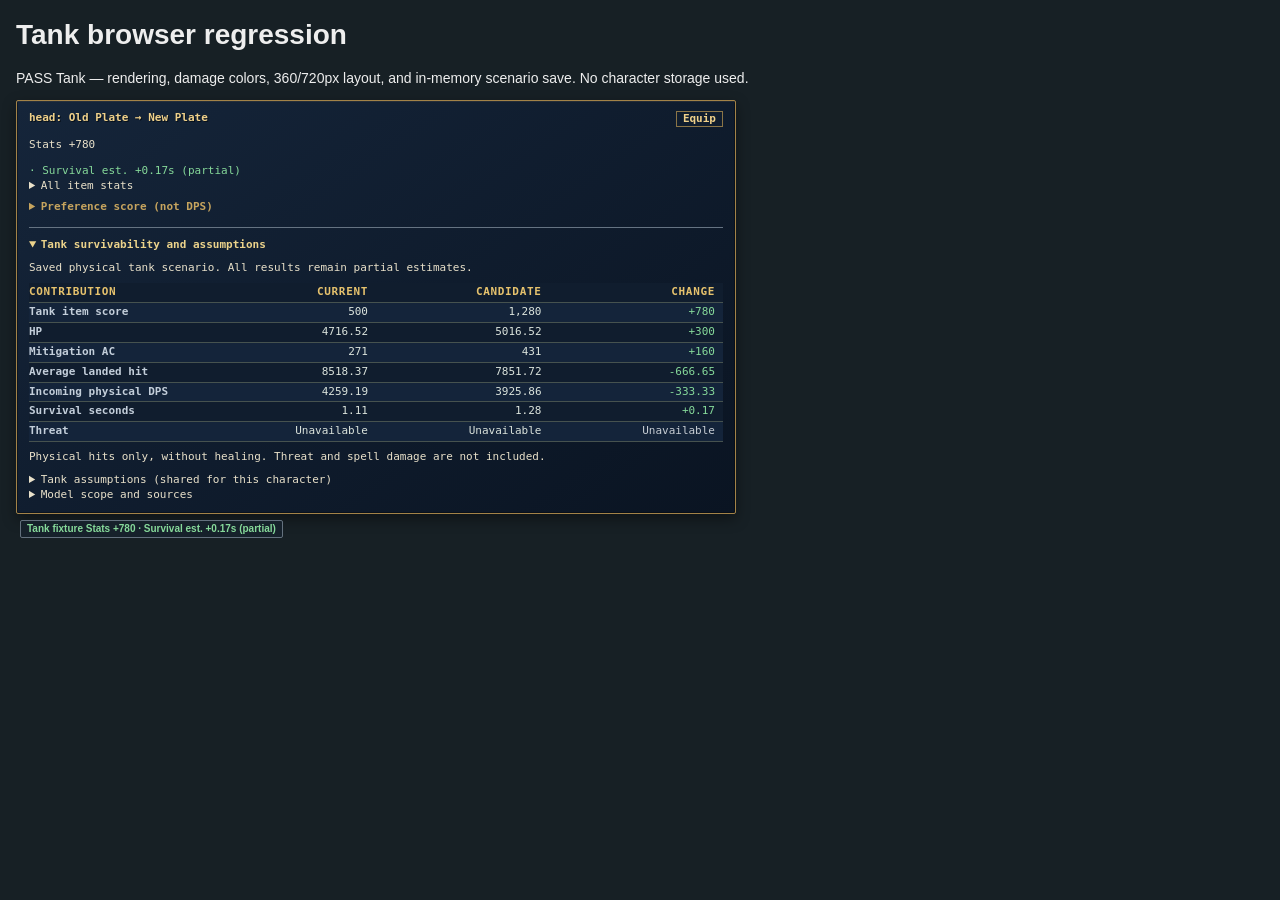
<file: tests/browser/tank.html>
<!doctype html>
<meta charset="utf-8">
<meta name="viewport" content="width=device-width, initial-scale=1">
<title>Tank browser regression</title>
<style>body{background:#172025;color:#eee;font:14px sans-serif;margin:16px}#fixture{width:720px;max-width:100%}button,input{font:inherit}</style>
<h1>Tank browser regression</h1>
<p id="status">Running…</p>
<div id="fixture"></div>
<script src="../../content/shared/slots.js"></script>
<script src="../../content/shared/parser.js"></script>
<script src="../../content/shared/diff.js"></script>
<script src="../../content/shared/dps.js"></script>
<script src="../../content/shared/reference-stats.js"></script>
<script src="../../content/shared/player-damage.js"></script>
<script src="../../content/shared/tank.js"></script>
<script src="../../content/shared/healer.js"></script>
<script src="../../content/shared/ui.js"></script>
<script>
(async () => {
  const LC = window.LootCaptain;
  const cls = new URLSearchParams(location.search).get('healer');
  const healing = ['Cleric', 'Druid', 'Shaman'].includes(cls), model = healing ? LC.healer : LC.tank;
  const check = (condition, message) => { if (!condition) throw new Error(message); };
  const tick = () => new Promise((resolve) => requestAnimationFrame(() => requestAnimationFrame(resolve)));
  const worn = { id: 'old', name: 'Old Plate', slot: 'head', slotKey: { key: 'head' }, stats: { HP: 100, AC: 100 }, effectsKnown: true, effects: [] };
  const candidate = { ...worn, id: 'new', name: 'New Plate', stats: { HP: 400, AC: 220 } };
  if (healing) { worn.stats = { 'Heal Amount': 100, MANA: 1000 }; candidate.stats = { 'Heal Amount': 200, MANA: 2000 }; }
  const profile = { id: 'synthetic-browser-only', name: 'Tank fixture', cls: healing ? cls : 'Warrior', level: 100, items: [worn] };
  let saved = null;
  LC.state = {
    getCharacterProjection: async () => ({ ok: true, projection: model.project(profile, candidate, worn, saved) }),
    [healing ? 'saveHealerScenario' : 'saveTankScenario']: async (id, scenario, revision) => {
      try { saved = { ...model.validateScenario(scenario), revision: revision + 1 }; return { ok: true, scenario: saved }; }
      catch (error) { return { ok: false, error: error.message }; }
    },
  };
  // Mirror the content-script environment: calculation modules live in the worker.
  delete LC.dps; delete LC.tank; delete LC.healer;
  const row = LC.diff.compareCandidate(profile, candidate, { key: healing ? 'role-healer' : 'role-tank', version: 1 }).rows[0];
  const fixture = document.getElementById('fixture');
  LC.ui.injectCSS();
  fixture.appendChild(LC.ui.buildComparePanel(candidate, worn, row.diff, 'head', [], 0, 'stats', 'worn', profile));
  await tick();
  check(fixture.textContent.includes(healing ? 'Healing est.' : 'Survival est.'), 'Missing inline tank estimate');
  const summary = [...fixture.querySelectorAll('summary')].find((node) => node.textContent === (healing ? 'Healing and mana assumptions' : 'Tank survivability and assumptions'));
  summary.click(); await tick();
  check(fixture.textContent.includes(healing ? 'Encounter HPS' : 'Incoming physical DPS'), 'Missing damage contributions');
  const incoming = [...fixture.querySelectorAll('tr')].find((node) => node.firstChild.textContent === (healing ? 'Encounter HPS' : 'Incoming physical DPS'));
  check(incoming.querySelector('[data-state="upgrade"]'), 'Reduced incoming damage must be green');
  const editorSummary = [...fixture.querySelectorAll('summary')].find((node) => node.textContent.startsWith(healing ? 'Healer assumptions' : 'Tank assumptions'));
  editorSummary.click(); await tick();
  for (const width of [360, 720]) {
    fixture.style.width = width + 'px'; await tick();
    check(fixture.scrollWidth <= fixture.clientWidth + 1, 'Horizontal overflow at ' + width + 'px');
  }
  const landing = [...fixture.querySelectorAll('label')].find((node) => node.textContent.startsWith(healing ? 'Encounter duration' : 'Enemy landing chance')).querySelector('input');
  landing.value = healing ? '300' : '.5';
  [...fixture.querySelectorAll('button')].find((node) => node.textContent === (healing ? 'Save healer assumptions' : 'Save tank assumptions')).click(); await tick();
  check(saved && (healing ? saved.durationSeconds === 300 : saved.landingChance === .5) && saved.revision === 1, 'Scenario save failed');
  check(fixture.textContent.includes(healing ? 'Saved healer scenario' : 'Saved physical tank scenario'), 'Saved results not refreshed');
  const finalOutput = model.project(profile, candidate, worn, saved).outputs.find((row) => row.metric === (healing ? 'Encounter HPS' : 'Survival seconds'));
  check(fixture.querySelector('.lc-role-metric').textContent.includes(LC.ui.fmtDelta(Math.round(finalOutput.delta * 100) / 100)), 'Compact estimate did not refresh after save');
  const expanded = LC.ui.buildPerCharacterBadges({ results: [{ profile, empty: false, summary: { comparable: true }, comparison: { rows: [row] } }] }, candidate,
    { key: healing ? 'role-healer' : 'role-tank', version: 1 }, false)[0];
  document.body.appendChild(expanded);
  check(expanded.querySelector('.lc-role-metric'), 'Expanded character label removed the result element');
  await tick();
  check(!expanded.textContent.includes('loading'), 'Expanded estimate is stuck loading');
  check(expanded.textContent.includes(healing ? 'Healing est.' : 'Survival est.'), 'Expanded estimate missing');
  document.getElementById('status').textContent = 'PASS ' + (healing ? cls : 'Tank') + ' — rendering, damage colors, 360/720px layout, and in-memory scenario save. No character storage used.';
})().catch((error) => { document.getElementById('status').textContent = 'FAIL — ' + error.message; throw error; });
</script>
</file>
<file: docs/site.css>
:root {
  color-scheme: dark;
  --bg: #09131f;
  --surface: #111f30;
  --surface-strong: #17283b;
  --line: #2b4055;
  --text: #e7edf3;
  --muted: #aab9c7;
  --gold: #f0d381;
  --teal: #9ed7cb;
  --shadow: 0 20px 60px rgba(0, 0, 0, .28);
}

* { box-sizing: border-box; }
html { scroll-behavior: smooth; }
body { margin: 0; background: radial-gradient(circle at 75% 0, #183149 0, var(--bg) 38rem); background-size: 150% 150%; background-position: 70% 0; color: var(--text); font: 16px/1.65 system-ui, -apple-system, BlinkMacSystemFont, "Segoe UI", sans-serif; animation: sky-shift 18s ease-in-out infinite alternate; }
a { color: var(--teal); text-underline-offset: .2em; }
a:hover { color: #c6eee5; }
code { padding: .12em .35em; border-radius: 4px; background: #1c3045; color: var(--gold); }
.shell { width: min(1080px, calc(100% - 40px)); margin-inline: auto; }

.site-header { position: sticky; top: 0; z-index: 10; border-bottom: 1px solid rgba(158, 215, 203, .18); background: rgba(9, 19, 31, .86); backdrop-filter: blur(12px); }
.header-inner, .footer-inner { display: flex; align-items: center; justify-content: space-between; gap: 24px; min-height: 68px; }
.brand { color: var(--gold); font: 700 1.25rem Georgia, serif; text-decoration: none; }
nav { display: flex; flex-wrap: wrap; gap: 8px 22px; }
nav a { color: var(--muted); font-weight: 650; text-decoration: none; }
nav a[aria-current="page"] { color: var(--gold); }

.hero { padding-block: clamp(72px, 11vw, 132px); animation: page-rise .8s ease both; }
.eyebrow { margin: 0 0 12px; color: var(--teal); font-size: .78rem; font-weight: 800; letter-spacing: .13em; text-transform: uppercase; }
h1, h2, h3 { color: var(--gold); font-family: Georgia, serif; line-height: 1.15; }
h1 { max-width: 850px; margin: 0; font-size: clamp(2.7rem, 7vw, 5.5rem); letter-spacing: -.035em; text-shadow: 0 0 28px rgba(240, 211, 129, .12); animation: title-glow 7s ease-in-out infinite; }
h2 { margin: 0 0 20px; font-size: clamp(1.9rem, 4vw, 3rem); }
h3 { margin: 0 0 10px; font-size: 1.25rem; }
.lede { max-width: 720px; margin: 26px 0 0; color: #c6d2dd; font-size: clamp(1.1rem, 2.2vw, 1.35rem); }
.actions { display: flex; flex-wrap: wrap; gap: 12px; margin-top: 34px; }
.button { display: inline-flex; align-items: center; justify-content: center; min-height: 46px; padding: 10px 18px; border: 1px solid #496378; border-radius: 7px; color: var(--text); font-weight: 750; text-decoration: none; transition: transform .2s ease, border-color .2s ease, box-shadow .2s ease; }
.store-icon { width: 22px; height: 22px; margin-right: 10px; flex: 0 0 auto; }
.button:hover { transform: translateY(-3px); border-color: var(--teal); color: white; box-shadow: 0 10px 24px rgba(0, 0, 0, .24); }
.button.primary { border-color: #c7a95e; background: linear-gradient(#f0d381, #c89f4c); color: #172130; box-shadow: 0 8px 22px rgba(198, 164, 94, .16); }

.section { padding-block: clamp(52px, 8vw, 92px); border-top: 1px solid rgba(158, 215, 203, .16); animation: page-rise .8s ease both; }
.section:nth-of-type(2) { animation-delay: .08s; }
.section:nth-of-type(3) { animation-delay: .16s; }
.section:nth-of-type(4) { animation-delay: .24s; }
.section:nth-of-type(5) { animation-delay: .32s; }
.steps p, .callout p { margin: 0; color: var(--muted); }
.feature-tour-heading { max-width: 740px; }
.feature-tour-heading > p:last-child { margin: -6px 0 0; color: var(--muted); font-size: 1.05rem; }
.feature-carousel { margin-top: 34px; }
.feature-track { overflow: hidden; border: 1px solid #526b7e; border-radius: 14px; background: #0b1523; box-shadow: var(--shadow); }
.feature-slide { display: grid; grid-template-columns: minmax(280px, .72fr) minmax(0, 1.28fr); min-height: 480px; animation: slide-in .45s cubic-bezier(.2, .8, .2, 1) both; }
.feature-slide[hidden] { display: none; }
.feature-slide-copy { align-self: center; padding: clamp(28px, 5vw, 54px); }
.slide-number { display: block; margin-bottom: 16px; color: var(--teal); font-size: .76rem; font-weight: 800; letter-spacing: .14em; }
.feature-slide h3 { font-size: clamp(1.8rem, 3.5vw, 2.7rem); }
.feature-slide-copy p { margin: 0; color: #c6d2dd; font-size: 1.05rem; }
.feature-slide-copy ul { margin: 22px 0 0; padding-left: 1.2rem; color: var(--muted); }
.feature-slide-copy li + li { margin-top: 8px; }
.feature-visual { display: flex; flex-direction: column; justify-content: center; margin: 0; padding: 10px; border-left: 1px solid var(--line); background: #08111c; }
.feature-visual img { display: block; width: 100%; aspect-ratio: 8 / 5; border-radius: 8px; object-fit: cover; object-position: top; }
.feature-visual figcaption { padding: 12px 6px 2px; color: var(--muted); font-size: .88rem; }
.slide-controls { display: flex; align-items: center; justify-content: space-between; gap: 18px; margin-top: 14px; }
.slide-button, .slide-toggle, .slide-dot { border: 1px solid #496378; background: #17283b; color: var(--text); cursor: pointer; transition: transform .2s ease, border-color .2s ease, background .2s ease; }
.slide-button { width: 42px; height: 38px; border-radius: 7px; font-size: 1.1rem; }
.slide-toggle { min-width: 76px; height: 38px; padding-inline: 14px; border-radius: 7px; font-weight: 750; }
.slide-button:hover, .slide-toggle:hover { transform: translateY(-2px); }
.slide-button:hover, .slide-toggle:hover, .slide-dot:hover { border-color: var(--teal); color: white; }
.slide-position { display: grid; flex: 1; justify-items: center; gap: 7px; }
.slide-dots { display: flex; gap: 8px; }
.slide-dot { width: 10px; height: 10px; padding: 0; border-radius: 50%; }
.slide-dot[aria-current="true"] { border-color: var(--gold); background: var(--gold); box-shadow: 0 0 0 4px rgba(240, 211, 129, .12); }
.slide-status { color: var(--muted); font-size: .78rem; font-variant-numeric: tabular-nums; }
.slide-button:focus-visible, .slide-toggle:focus-visible, .slide-dot:focus-visible { outline: 3px solid var(--teal); outline-offset: 3px; }
.split { display: grid; grid-template-columns: .8fr 1.2fr; gap: clamp(30px, 8vw, 100px); }
.steps { display: grid; gap: 22px; margin: 0; padding: 0; list-style: none; }
.steps li { display: grid; grid-template-columns: 42px 1fr; gap: 16px; align-items: start; }
.steps li > span { display: grid; width: 38px; height: 38px; place-items: center; border: 1px solid #6c8ca1; border-radius: 50%; color: var(--gold); font-weight: 800; }
.steps strong { display: block; margin-bottom: 3px; color: var(--text); }
.callout { display: flex; align-items: center; justify-content: space-between; gap: 42px; padding: clamp(28px, 5vw, 52px); border: 1px solid #526b7e; border-radius: 14px; background: linear-gradient(120deg, #17283b, #20384b, #17283b); background-size: 200% 200%; box-shadow: var(--shadow); animation: surface-shift 12s ease-in-out infinite alternate; }
.callout > div { max-width: 700px; }

.prose { max-width: 800px; padding-block: clamp(58px, 9vw, 100px); }
.prose h1 { font-size: clamp(2.6rem, 6vw, 4.5rem); }
.prose h2 { margin-top: 48px; font-size: 1.65rem; }
.prose h3 { margin-top: 30px; }
.prose p, .prose li { color: #c6d2dd; }
.prose li + li { margin-top: 8px; }
.effective { color: var(--muted); }
.notice { margin-top: 24px; padding: 18px 20px; border-left: 4px solid var(--gold); background: var(--surface); color: #dce5ec; }

.site-footer { margin-top: 42px; border-top: 1px solid rgba(158, 215, 203, .16); color: var(--muted); }
.site-footer a { color: var(--muted); }

@keyframes sky-shift { from { background-position: 70% 0; } to { background-position: 100% 24%; } }
@keyframes page-rise { from { opacity: 0; transform: translateY(18px); } to { opacity: 1; transform: translateY(0); } }
@keyframes slide-in { from { opacity: 0; transform: translateX(18px) scale(.99); } to { opacity: 1; transform: translateX(0) scale(1); } }
@keyframes title-glow { 0%, 100% { text-shadow: 0 0 28px rgba(240, 211, 129, .12); } 50% { text-shadow: 0 0 42px rgba(240, 211, 129, .27); } }
@keyframes surface-shift { from { background-position: 0 50%; } to { background-position: 100% 50%; } }

@media (prefers-reduced-motion: reduce) {
  *, *::before, *::after { animation-duration: .01ms !important; animation-iteration-count: 1 !important; scroll-behavior: auto !important; transition-duration: .01ms !important; }
}

@media (max-width: 760px) {
  .header-inner, .footer-inner, .callout { align-items: flex-start; flex-direction: column; justify-content: center; padding-block: 18px; }
  .feature-slide, .split { grid-template-columns: 1fr; }
  .feature-slide { min-height: 0; }
  .feature-visual { border-top: 1px solid var(--line); border-left: 0; }
  .slide-controls { gap: 10px; }
  .slide-dots { gap: 6px; }
  .slide-toggle { min-width: 66px; padding-inline: 10px; }
}
</file>
<file: options/options.css>
/* Loot Captain - options page styles */
:root {
  --bg: #101617;
  --bg-card: #1b2425;
  --bg-input: #101718;
  --border: #4f4b3c;
  --border-soft: #2e3938;
  --text: #e9e1ca;
  --text-dim: #9e967f;
  --primary: #c6a45e;
  --primary-hover: #dfbd73;
  --teal: #76aaa2;
  --danger: #cf7868;
  --danger-hover: #e18b78;
  --radius: 5px;
}

* { box-sizing: border-box; }

body {
  margin: 0;
  font-family: -apple-system, BlinkMacSystemFont, 'Segoe UI', Roboto, sans-serif;
  background: radial-gradient(circle at 50% -10%, #2b3a3a 0, var(--bg) 54%);
  color: var(--text);
  min-height: 100vh;
}

header {
  padding: 20px 24px;
  border-bottom: 1px solid var(--border);
  background: linear-gradient(135deg, #243130, #172020);
  box-shadow: 0 3px 18px rgba(0,0,0,.22);
}
.brand { display: flex; align-items: center; gap: 13px; max-width: 1280px; margin: 0 auto; }
.brand-mark { width: 48px; height: 48px; border-radius: 11px; box-shadow: 0 3px 10px rgba(0,0,0,.35); }
.brand h1 { margin: 0; color: var(--primary); font: 700 25px Georgia, 'Times New Roman', serif; letter-spacing: .2px; }
.brand .subtitle { margin: 4px 0 0; color: var(--text-dim); font-size: 13px; }

main {
  max-width: 1000px;
  margin: 0 auto;
  padding: 24px;
}

.hidden { display: none !important; }

/* Import card */
.import-card { margin-top: 24px; }
.recommended-label { color: var(--teal); font-size: 11px; text-transform: uppercase; letter-spacing: .08em; }
.raidloot-import-row { display: flex; gap: 8px; width: 100%; }
.raidloot-import-row input { flex: 1; min-width: 0; }
.debug-card { margin-top: 16px; color: var(--text-dim); font-size: 12px; }
.debug-card summary { cursor: pointer; color: var(--teal); }
.debug-actions { margin: 8px 0; }
.debug-card pre { max-height: 220px; overflow: auto; margin: 0; padding: 10px; background: var(--bg-input); border: 1px solid var(--border-soft); color: var(--text-dim); white-space: pre-wrap; }
.import-card code {
  background: var(--bg-input);
  border: 1px solid var(--border-soft);
  padding: 2px 5px;
  border-radius: 3px;
  font-size: 12px;
}
.import-controls {
  display: flex;
  flex-direction: column;
  gap: 10px;
  align-items: flex-start;
}
.import-controls input[type="file"] {
  color: var(--text);
  font-size: 13px;
  max-width: 100%;
}
.checkbox-label {
  display: flex;
  align-items: center;
  gap: 6px;
  font-size: 13px;
  color: var(--text);
  cursor: pointer;
}
.checkbox-label input[type="checkbox"] { accent-color: var(--primary); }
.import-status { font-size: 12px; color: var(--text-dim); min-height: 16px; }
.import-status.error { color: var(--danger); }
.import-status.success { color: #6cdc6c; }

/* Add character menu + shared import panel */
.add-character-menu { position: relative; }
.add-character-menu-list {
  position: absolute;
  top: calc(100% + 6px);
  right: 0;
  z-index: 30;
  min-width: 300px;
  max-width: min(90vw, 380px);
  display: flex;
  flex-direction: column;
  gap: 4px;
  padding: 6px;
  background: var(--bg-card);
  border: 1px solid var(--border);
  border-radius: var(--radius);
  box-shadow: 0 8px 24px rgba(0,0,0,.4);
}
.add-character-option {
  display: flex;
  flex-direction: column;
  gap: 2px;
  padding: 8px 10px;
  text-align: left;
  font: inherit;
  color: var(--text);
  background: transparent;
  border: 1px solid transparent;
  border-radius: var(--radius);
  cursor: pointer;
}
.add-character-option:hover,
.add-character-option:focus-visible { background: rgba(198,164,94,.12); border-color: var(--border); outline: none; }
.add-character-option .option-title { font-size: 13px; font-weight: 700; }
.add-character-option .option-title .recommended-label { margin-left: 6px; }
.add-character-option .option-desc { font-size: 12px; color: var(--text-dim); }
.add-panel-option .hint { margin: 0 0 10px; }
.visually-hidden {
  position: absolute;
  width: 1px;
  height: 1px;
  margin: -1px;
  padding: 0;
  border: 0;
  overflow: hidden;
  clip: rect(0 0 0 0);
  white-space: nowrap;
}

.section-header {
  display: flex;
  align-items: center;
  justify-content: space-between;
  margin-bottom: 16px;
}
.section-header h2 { margin: 0; color: var(--primary); font: 700 20px Georgia, 'Times New Roman', serif; }
.editor-status { margin-left: auto; margin-right: 12px; color: var(--teal); font-size: 12px; }

.editor-actions { display: flex; gap: 8px; }

/* Buttons */
.btn {
  padding: 8px 14px;
  border: 1px solid var(--border);
  border-radius: var(--radius);
  background: linear-gradient(#354241, #202a2a);
  color: var(--text);
  font-size: 13px;
  cursor: pointer;
  transition: background 0.15s;
}
.btn:hover { border-color: var(--primary); color: #fff3cf; }
.btn:disabled { cursor: not-allowed; opacity: .45; }
.btn-primary { background: linear-gradient(#d8b66a, #a78341); border-color: var(--primary); color: #1d1a12; font-weight: 700; }
.btn-primary:hover { background: linear-gradient(#e5c47d, #bd9850); }
.btn-danger { background: transparent; border-color: var(--danger); color: var(--danger); }
.btn-danger:hover { background: rgba(224, 85, 85, 0.1); }
.btn-small { padding: 4px 10px; font-size: 12px; }

/* Profile list */
.profile-list { display: flex; flex-direction: column; gap: 8px; }
.profile-card {
  display: flex;
  align-items: center;
  justify-content: space-between;
  padding: 12px 16px;
  background: linear-gradient(135deg, rgba(35,47,46,.95), rgba(24,31,32,.95));
  border: 1px solid var(--border);
  border-radius: var(--radius);
  cursor: pointer;
  transition: border-color 0.15s;
}
.profile-card:hover { border-color: var(--primary); box-shadow: 0 3px 12px rgba(0,0,0,.18); }
.profile-card .profile-info { display: flex; align-items: baseline; gap: 10px; }
.profile-card .profile-name { font-size: 15px; font-weight: 600; }
.profile-card .profile-meta { color: var(--text-dim); font-size: 12px; }
.profile-card .profile-items { color: var(--text-dim); font-size: 12px; }
.profile-card .profile-compare {
  display: inline-flex;
  align-items: center;
  gap: 6px;
  padding: 4px 10px;
  border: 1px solid var(--border);
  border-radius: var(--radius);
  background: #202a2a;
  color: var(--text);
  font-size: 12px;
  cursor: pointer;
  user-select: none;
}
.profile-card .profile-compare input { margin: 0; accent-color: var(--primary); cursor: pointer; }
.profile-card .profile-compare:hover { border-color: var(--primary); }
.empty-state { color: var(--text-dim); text-align: center; padding: 40px 0; font-size: 14px; }

/* Editor */
.editor-grid { display: grid; grid-template-columns: 280px 1fr; gap: 16px; align-items: start; }
@media (max-width: 700px) { .editor-grid { grid-template-columns: 1fr; } }

.card {
  background: linear-gradient(145deg, rgba(31,42,42,.96), rgba(23,30,31,.96));
  border: 1px solid var(--border);
  border-radius: var(--radius);
  padding: 16px;
}
.card h3 { margin: 0 0 12px; color: var(--primary); font: 700 16px Georgia, 'Times New Roman', serif; }
.card-header { display: flex; align-items: center; justify-content: space-between; margin-bottom: 8px; }
.card-header h3 { margin: 0; }
.card label { display: block; margin-bottom: 10px; font-size: 12px; color: var(--text-dim); }
.card input[type="text"], .card input[type="number"], .card select {
  display: block;
  width: 100%;
  margin-top: 4px;
  padding: 7px 10px;
  border: 1px solid var(--border);
  border-radius: var(--radius);
  background: var(--bg-input);
  color: var(--text);
  font-size: 13px;
}
.card input:focus, .card select:focus { outline: none; border-color: var(--primary); box-shadow: 0 0 0 2px rgba(198,164,94,.14); }
.hint { color: var(--text-dim); font-size: 12px; margin: 0 0 12px; }

.wishlist-row { display: flex; align-items: center; justify-content: space-between; gap: 8px; }
.wishlist-empty, .wishlist-slot { color: var(--text-dim); font-size: 11px; }
.wishlist-list { display: flex; flex-direction: column; gap: 5px; }
.wishlist-row { padding: 6px 0; border-top: 1px solid var(--border-soft); }
.wishlist-row:first-child { border-top: 0; }
/* Wanted, not owned: the wishlist tab and its rows carry a gold tint so they
   never read as worn gear sitting in the same tab strip. */
.inventory-tabs button.wishlist-tab { color: #c8a85a; }
.inventory-tabs button.wishlist-tab.active { color: #f0d18a; border-color: #c8a85a; }
.wishlist-view .wishlist-row {
  padding: 8px 10px;
  border: 1px solid #9d8248;
  border-radius: 3px;
  background: linear-gradient(145deg, rgba(132, 101, 35, .28), rgba(60, 45, 16, .18) 72%);
}
.wishlist-view .wishlist-name { color: #f0d18a; font-weight: 700; }
.wishlist-view .wishlist-empty { padding: 10px; }
/* Game-style wishlist: the slot grid, so an empty slot reads as "nothing
   wanted here yet" at a glance. */
.gear-slot.wishlist-gear-slot.filled {
  border-color: #c8a85a;
  background: linear-gradient(145deg, rgba(132, 101, 35, .38), rgba(60, 45, 16, .2) 72%);
}
.gear-slot.wishlist-gear-slot.filled .gear-slot-name { color: #f0d18a; }
/* A wanted item whose slot could not be resolved still has to be visible, so it
   gets a full-width row instead of being dropped from the grid. */
.gear-slot.wishlist-gear-slot.unplaced {
  grid-column: 1 / -1;
  min-height: 46px;
}
.gear-slot.wishlist-gear-slot.unplaced .gear-slot-text { overflow-wrap: anywhere; }
.last-equip {
  display: flex;
  align-items: center;
  justify-content: space-between;
  gap: 10px;
  margin: 0 0 10px;
  padding: 7px 10px;
  border: 1px solid var(--border-soft);
  border-radius: 3px;
  background: rgba(16, 28, 43, .6);
}
.last-equip-text { color: var(--text-dim); font-size: 11px; }
.wishlist-item { min-width: 0; }
.wishlist-name { display: block; overflow: hidden; color: var(--text); font-size: 12px; text-overflow: ellipsis; white-space: nowrap; }
.wishlist-slot { display: block; margin-top: 2px; text-transform: capitalize; }
.wishlist-actions { display: flex; flex: 0 0 auto; gap: 4px; }
.wishlist-details { text-decoration: none; }
.wishlist-actions .btn-remove { padding-left: 6px; padding-right: 6px; }

/* Item list */
.item-list { display: flex; flex-direction: column; gap: 8px; }
.item-row {
  border: 1px solid var(--border);
  border-radius: var(--radius);
  padding: 10px;
  background: rgba(14,20,21,.72);
}
.item-row-header { display: flex; align-items: center; justify-content: space-between; margin-bottom: 8px; }
.item-heading { display: flex; align-items: center; gap: 8px; min-width: 0; }
.item-row-header .item-name { font-size: 13px; font-weight: 600; }
.item-detail-icon { flex: 0 0 40px; width: 40px; height: 40px; border: 1px solid #b18c4b; border-radius: 3px; object-fit: cover; background: #151a27; }
.item-row-header .item-actions { display: flex; gap: 6px; }
.item-row .item-fields { display: grid; grid-template-columns: 1fr 1fr; gap: 8px; }
.item-row .item-fields label { margin-bottom: 0; }
.item-row .item-fields label.full { grid-column: 1 / -1; }
.item-row .item-stats { margin-top: 8px; }
.item-row .item-stats-header { display: flex; align-items: center; justify-content: space-between; margin-bottom: 6px; }
.item-row .item-stats-header span { font-size: 12px; color: var(--text-dim); }
.item-row .stat-row { display: flex; gap: 6px; margin-bottom: 6px; align-items: center; }
.item-row .stat-row input { flex: 1; }
.item-row .stat-row .stat-name { width: 120px; }
.item-row .stat-row .stat-value { width: 80px; }
.item-row .stat-row .btn-remove-stat { flex: 0 0 auto; }
.btn-remove { background: transparent; border: 1px solid var(--border); color: var(--text-dim); border-radius: var(--radius); cursor: pointer; padding: 2px 8px; font-size: 12px; }
.btn-remove:hover { color: var(--danger); border-color: var(--danger); }

/* EverQuest-inspired window skin */
:root {
  --bg: #080e18;
  --bg-card: #162131;
  --bg-input: #0a121f;
  --border: #806b3d;
  --border-soft: #3a4a61;
  --text: #e9edf2;
  --text-dim: #aab3c1;
  --primary: #d5ae55;
  --primary-hover: #f0ce79;
  --teal: #8ac9b6;
  --danger: #d77d72;
  --radius: 3px;
}

body {
  font-family: Tahoma, 'Segoe UI', sans-serif;
  background-color: var(--bg);
  background-image:
    radial-gradient(ellipse at 50% -16%, #3b4e63 0, transparent 44%),
    linear-gradient(135deg, rgba(47, 70, 96, .18), transparent 34%),
    repeating-linear-gradient(0deg, rgba(255,255,255,.018) 0 1px, transparent 1px 4px);
}

header {
  padding: 20px 24px 18px;
  border-bottom: 1px solid #a7894d;
  background: linear-gradient(#1e2d40, #101a29 78%, #0b1320);
  box-shadow: inset 0 -1px rgba(255,255,255,.12), 0 5px 22px rgba(0,0,0,.42);
}
.brand-mark { border: 1px solid #c9a75b; border-radius: 5px; box-shadow: 0 0 0 2px #111b29, 0 4px 12px rgba(0,0,0,.5); }
.brand h1 { color: #e4bf69; text-shadow: 1px 1px #07101b, 0 0 12px rgba(213,174,85,.18); }
.brand .subtitle { color: #b7c0ca; }

main { max-width: 1280px; padding: 28px 24px 40px; }
.section-header { margin-bottom: 18px; padding: 9px 10px 0; border-bottom: 1px solid #46566d; }
.section-header h2 { color: #e6c26d; text-shadow: 1px 1px #07101b; letter-spacing: .5px; }
#profile-list-section > .section-header::before,
#profile-editor-section > .section-header::before {
  position: absolute;
  top: 8px;
  left: 10px;
  content: 'CHARACTER SELECT / INVENTORY';
  display: block;
  margin: 0;
  color: #8e9daf;
  font: 10px/1 Tahoma, sans-serif;
  letter-spacing: .16em;
}

.card, .profile-card, .debug-card {
  border-color: #6e603f;
  border-radius: 3px;
  background: linear-gradient(145deg, rgba(28,43,61,.98), rgba(13,23,36,.98));
  box-shadow: inset 0 1px rgba(255,255,255,.09), inset 0 0 0 1px rgba(0,0,0,.28), 0 7px 18px rgba(0,0,0,.23);
}
.card { padding: 18px; }
.card h3 { color: #e1bd69; text-shadow: 1px 1px #080f19; letter-spacing: .35px; }
.hint, .profile-card .profile-meta, .profile-card .profile-items { color: #aeb8c5; }
.recommended-label { color: #8bd0a9; }

.btn {
  border-color: #7b6841;
  border-radius: 2px;
  background: linear-gradient(#3d5063, #172436 55%, #0c1523);
  box-shadow: inset 0 1px rgba(255,255,255,.16), inset 0 -1px rgba(0,0,0,.65), 0 2px 4px rgba(0,0,0,.28);
  text-shadow: 1px 1px #07101a;
}
.btn:hover { border-color: #e0bb62; color: #fff4cc; box-shadow: inset 0 1px rgba(255,255,255,.2), 0 0 9px rgba(213,174,85,.2); }
.btn-primary { color: #1a170f; text-shadow: none; background: linear-gradient(#f0d27d, #c49945 55%, #88652d); border-color: #e4c16d; box-shadow: inset 0 1px rgba(255,255,255,.38), inset 0 -1px rgba(84,55,17,.55), 0 2px 5px rgba(0,0,0,.35); }
.btn-primary:hover { color: #17130a; background: linear-gradient(#ffe19a, #d5ac58 55%, #986f31); }

.profile-list { gap: 10px; }
.profile-card { padding: 14px 16px; border-left: 3px solid #8e763d; }
.profile-card::before { content: '✦'; margin-right: 12px; color: #cda957; text-shadow: 0 0 5px rgba(213,174,85,.55); }
.profile-card .profile-info { flex: 1; }
.profile-card .profile-name { color: #f0eee5; font-family: Georgia, serif; font-size: 16px; }
.profile-card:hover { border-color: #d0aa5a; background: linear-gradient(135deg, rgba(40,58,79,.98), rgba(16,28,44,.98)); }
.profile-card .profile-compare { border-radius: 2px; background: #18283a; color: #dfe6ef; box-shadow: inset 0 1px rgba(255,255,255,.08); }
.profile-card .profile-compare:hover { border-color: #d0aa5a; color: #fff3cf; }
.profile-actions { display: flex; align-items: center; gap: 6px; }
.profile-manage { color: #e8d59d; }
.profile-delete { padding-left: 8px; padding-right: 8px; }

.card input[type="text"], .card input[type="number"], .card select {
  border-color: #4b5b70;
  border-radius: 2px;
  background: linear-gradient(#0b1523, #070f1a);
  color: #f0eee5;
  box-shadow: inset 0 2px 5px rgba(0,0,0,.35);
}
.card input:focus, .card select:focus { border-color: #d3ae5a; box-shadow: 0 0 0 2px rgba(213,174,85,.15), inset 0 2px 5px rgba(0,0,0,.35); }
.item-list { gap: 10px; }
.item-row { border-color: #43546b; border-radius: 2px; background: linear-gradient(145deg, #17263a, #0c1726); box-shadow: inset 0 1px rgba(255,255,255,.08), inset 0 0 0 1px rgba(0,0,0,.35); }
.item-row:hover { border-color: #8f7640; }
.item-row-header { padding-bottom: 7px; border-bottom: 1px solid #34475e; }
.item-row-header .item-name { color: #f1dfaa; font-family: Georgia, serif; }
.item-row .item-stats-header span { color: #d6b565; text-transform: uppercase; letter-spacing: .08em; }
.item-row .stat-row input { border-color: #33475e; }
.btn-remove { border-radius: 2px; border-color: #5a6573; color: #b7c0ca; background: #121e2e; }
.btn-remove:hover { border-color: #d27b6d; color: #ffb4a5; }
.debug-card { padding: 12px; }
.debug-card summary { color: #8bd0bd; }
.debug-card pre { background: #08111d; border-color: #35475c; color: #a9b9c8; }
.import-card code { background: #08111d; border-color: #3a4a61; color: #f0d995; }
.import-status.success { color: #7be29a; }

/* Add character menu + shared import panel (theme) */
.add-character-menu-list {
  border-color: #6e603f;
  border-radius: 3px;
  background: linear-gradient(145deg, rgba(28,43,61,.98), rgba(13,23,36,.98));
  box-shadow: inset 0 1px rgba(255,255,255,.09), 0 10px 26px rgba(0,0,0,.45);
}
.add-character-option { border-radius: 2px; }
.add-character-option:hover,
.add-character-option:focus-visible { border-color: #8f7640; background: rgba(213,174,85,.08); }
.add-character-option .option-title { color: #f0eee5; }
.add-character-option .option-desc { color: #a9b9c8; }

@media (max-width: 700px) {
  .section-header { padding-left: 0; padding-right: 0; }
  .card { padding: 14px; }
}

/* Inventory window composition */
.inventory-card { min-width: 0; }
.inventory-editor-layout { display: grid; grid-template-columns: minmax(310px, .95fr) minmax(330px, 1.05fr); gap: 14px; align-items: start; }
.inventory-preview {
  overflow: hidden;
  margin: 0;
  border: 2px solid #826738;
  border-radius: 5px;
  background: #090e17;
  box-shadow: inset 0 0 0 1px #202e42, inset 0 0 26px rgba(0,0,0,.52), 0 6px 14px rgba(0,0,0,.35);
}
.inventory-tabs {
  display: flex;
  gap: 3px;
  align-items: end;
  min-height: 38px;
  padding: 6px 9px 0;
  background: linear-gradient(#1b2b3d, #0e1827);
  border-bottom: 1px solid #8e713d;
}
.inventory-tabs button {
  cursor: pointer;
  padding: 8px 14px 7px;
  color: #a7b2c0;
  font: 700 11px Tahoma, sans-serif;
  text-transform: uppercase;
  letter-spacing: .06em;
  border: 1px solid transparent;
  border-bottom: 0;
  background: transparent;
}
.inventory-tabs button.active {
  color: #f3d277;
  background: #111c2b;
  border-color: #8e713d;
}
/* The style switch sits in the tab strip but must not read as another tab, so
   it is scoped past the .inventory-tabs button rules that follow it. */
.inventory-tabs .wishlist-style { display: inline-flex; gap: 4px; margin-left: auto; align-self: center; padding-right: 2px; }
/* The display above outranks the UA [hidden] rule, so restate it here or the
   switch stays on screen for every tab. */
.inventory-tabs .wishlist-style[hidden] { display: none; }
.inventory-tabs .wishlist-style button {
  padding: 3px 9px;
  border: 1px solid #52657d;
  border-bottom: 1px solid #52657d;
  border-radius: 3px;
  background: #101c2b;
  color: #a7b2c0;
  font: 700 10px Tahoma, sans-serif;
}
.inventory-tabs .wishlist-style button.active { border-color: #c8a85a; background: #1b2b3d; color: #f0d18a; }
.inventory-body { display: block; min-height: 390px; }
.inventory-stage { padding: 11px 12px 12px; background: radial-gradient(ellipse at 50% 43%, #273b53 0, #17263a 42%, #0b1523 80%); }
.inventory-stage-title { padding-bottom: 7px; color: #9faec1; font: 10px Tahoma, sans-serif; letter-spacing: .16em; text-align: center; }
.inventory-grid { display: grid; grid-template-columns: repeat(6, minmax(0, 1fr)); grid-template-rows: repeat(8, 64px); align-items: stretch; gap: 5px; }
.inventory-slots { display: contents; }
.inventory-grid.focus-list-view { display: block; min-height: 390px; }
.inventory-grid.focus-list-view .inventory-character { display: none; }
.inventory-slots.focus-list { display: flex; flex-direction: column; gap: 6px; }
.focus-list-entry { display: flex; align-items: center; justify-content: space-between; gap: 10px; width: 100%; min-height: 38px; padding: 8px 10px; border: 1px solid #52657d; border-radius: 3px; background: linear-gradient(145deg, #283d56, #0c1727 72%); color: #d8e0e8; cursor: pointer; text-align: left; }
.focus-list-entry:hover, .focus-list-entry.selected { border-color: #e1bf6c; background: linear-gradient(145deg, #354d68, #132238 72%); }
.focus-list-entry.proc { border-color: #3f7f7a; background: linear-gradient(145deg, #214b50, #102631 72%); }
.focus-list-entry.proc:hover, .focus-list-entry.proc.selected { border-color: #76c9bd; background: linear-gradient(145deg, #2c6467, #163544 72%); }
.focus-list-type { flex: 0 0 auto; color: #d8b767; font: 700 9px Tahoma, sans-serif; letter-spacing: .08em; }
.focus-list-entry.proc .focus-list-type, .focus-list-entry.proc .focus-list-name { color: #9ee0d6; }
.focus-list-name { flex: 1 1 auto; overflow: hidden; color: #f0dfad; font: 700 11px Tahoma, sans-serif; text-overflow: ellipsis; white-space: nowrap; }
.focus-list-item { flex: 0 0 auto; max-width: 42%; overflow: hidden; color: #aab8c8; font: 10px Tahoma, sans-serif; text-overflow: ellipsis; white-space: nowrap; }
.focus-detail { padding: 8px 0 0; }
.focus-detail-label { margin-top: 8px; color: #d8b767; font: 10px Tahoma, sans-serif; letter-spacing: .12em; }
.focus-detail-text { margin-top: 3px; color: #dbe3dc; font: 12px/1.4 Tahoma, sans-serif; }
.gear-slot { display: flex; align-items: center; gap: 5px; min-width: 0; min-height: 0; height: 100%; box-sizing: border-box; padding: 3px; border: 1px solid #52657d; border-radius: 3px; background: linear-gradient(145deg, #283d56, #0c1727 72%); box-shadow: inset 0 1px rgba(255,255,255,.11), inset 0 0 0 1px rgba(0,0,0,.42); color: #9eabb9; cursor: default; }
.gear-slot.filled { border-color: #a0834b; color: #f0dfad; cursor: pointer; }
.gear-slot:hover, .gear-slot:focus { outline: none; border-color: #e1bf6c; box-shadow: 0 0 8px rgba(226,190,99,.22), inset 0 1px rgba(255,255,255,.16); }
.gear-glyph { display: grid; flex: 0 0 25px; width: 25px; height: 25px; place-items: center; border: 1px solid #687991; border-radius: 3px; background: radial-gradient(circle at 30% 25%, #5b7593, #121d2d 65%); color: #b8cae1; font: 700 14px/1 Tahoma, sans-serif; }
.gear-icon { flex: 0 0 25px; width: 25px; height: 25px; border: 1px solid #b18c4b; border-radius: 3px; object-fit: cover; background: #151a27; }
.gear-slot.filled .gear-glyph { border-color: #b18c4b; color: #f2d481; background: radial-gradient(circle at 30% 25%, #80683f, #151a27 65%); }
.gear-slot-text { display: flex; flex: 1 1 auto; flex-direction: column; min-width: 0; gap: 1px; }
.gear-slot-label { overflow: hidden; font: 700 8px Tahoma, sans-serif; letter-spacing: .06em; text-transform: uppercase; color: #79879a; text-overflow: ellipsis; white-space: nowrap; }
.gear-slot.filled .gear-slot-label { color: #a8916a; }
.gear-slot-name { overflow: hidden; font: 10px Tahoma, sans-serif; line-height: 1.1; text-overflow: ellipsis; white-space: nowrap; }
.gear-slot:not(.filled) .gear-slot-name { color: #66727f; font-style: italic; }
/* The slot the last equip landed in, so a change is visible at a glance. */
.gear-slot.just-equipped { border-color: #e1bf6c; box-shadow: inset 0 0 0 1px #e1bf6c, 0 0 8px rgba(226,190,99,.3); }
.inventory-character { display: flex; grid-column: 3 / 5; grid-row: 2 / 6; flex-direction: column; align-items: center; justify-content: center; min-width: 0; min-height: 0; overflow: hidden; color: #f0d381; text-align: center; }
.character-silhouette { display: grid; width: 100%; min-height: 0; flex: 1; place-items: center; color: #a7b9cb; font: 96px/1 Georgia, serif; text-shadow: 0 0 5px #80a5c6, 0 8px 0 #111c2b, 0 0 22px rgba(132,170,208,.38); opacity: .82; }
.inventory-character strong { max-width: 100%; overflow: hidden; font: 700 14px Georgia, serif; text-overflow: ellipsis; white-space: nowrap; }
.inventory-character span { margin-top: 4px; color: #aab8c8; font: 10px Tahoma, sans-serif; }
.inventory-bottom { display: flex; justify-content: space-between; gap: 8px; margin-top: 5px; padding: 6px 10px; border: 1px solid #a27c40; border-radius: 4px; background: linear-gradient(#3a2d24, #191a24); color: #efd080; font: 700 11px Georgia, serif; }
.item-details-panel { min-width: 0; padding-right: 4px; }
.item-details-label { margin: 0 0 7px; padding-bottom: 5px; border-bottom: 1px solid #4a5b70; color: #d8b767; font: 10px Tahoma, sans-serif; letter-spacing: .15em; }
.item-row.selected { border-color: #e2bd68; box-shadow: 0 0 0 1px rgba(226,189,104,.35), 0 0 12px rgba(226,189,104,.15), inset 0 1px rgba(255,255,255,.12); }
.item-details-header { display: flex; align-items: center; gap: 8px; margin: 0 0 7px; padding-bottom: 5px; border-bottom: 1px solid #4a5b70; }
.item-details-header .item-details-label { flex: 1; margin: 0; padding: 0; border: 0; }

@media (max-width: 560px) {
  .inventory-editor-layout { grid-template-columns: 1fr; }
  .inventory-tabs button { padding-left: 7px; padding-right: 7px; font-size: 9px; }
  .inventory-grid { gap: 4px; }
  .gear-slot-name { font-size: 8px; }
  .gear-slot-label { font-size: 7px; }
}

.consent-gate { position: fixed; z-index: 10; inset: 0; display: grid; place-items: center; padding: 24px; background: rgba(4, 9, 16, .94); }
.consent-gate.hidden { display: none; }
.consent-card { max-width: 560px; padding: 30px; border: 1px solid #a38348; border-radius: 5px; background: linear-gradient(145deg, #17263a, #0b1523); box-shadow: 0 14px 45px rgba(0,0,0,.55), inset 0 1px rgba(255,255,255,.08); color: #dfe6ef; }
.consent-mark { display: block; width: 48px; height: 48px; margin-bottom: 16px; }
.consent-card h2 { margin: 0 0 14px; color: #f0d381; font: 700 24px Georgia, serif; }
.consent-card p { color: #b7c4d2; font: 14px/1.55 Tahoma, sans-serif; }
.consent-card .btn { margin-top: 8px; }

/* Keep character metadata compact and give the inventory window the width it needs. */
.section-header { padding-top: 28px; }
.editor-grid { display: block; }
.character-sheet-card { display: grid; grid-template-columns: repeat(3, minmax(0, 1fr)); gap: 0 12px; margin-bottom: 14px; }
.character-sheet-card h3 { grid-column: 1 / -1; margin-bottom: 10px; }
.character-sheet-card label { margin-bottom: 0; }
/* The slot grid is 6 columns wide, so the preview takes the larger share --
   below roughly 110px a column the item name truncates to nothing useful. */
.inventory-editor-layout { grid-template-columns: minmax(0, 1.4fr) minmax(300px, .6fr); }
.editor-profile-switcher { display: flex; align-items: center; gap: 7px; margin-left: 14px; }
.editor-profile-switcher label { margin: 0; color: #aeb8c5; font: 11px Tahoma, sans-serif; }
.editor-profile-switcher select { min-width: 150px; padding: 6px 8px; border: 1px solid #4b5b70; border-radius: 2px; background: #09121f; color: #f0eee5; font: 12px Tahoma, sans-serif; }
.editor-profile-switcher select:focus { outline: none; border-color: #d3ae5a; box-shadow: 0 0 0 2px rgba(213,174,85,.15); }

@media (max-width: 900px) {
  .inventory-editor-layout { grid-template-columns: 1fr; }
}

@media (max-width: 560px) {
  .editor-profile-switcher { order: 3; width: 100%; margin: 8px 0 0; }
  .editor-profile-switcher select { flex: 1; }
  .character-sheet-card { grid-template-columns: 1fr; }
  .character-sheet-card label { margin-bottom: 10px; }
}

.character-data-card { margin: 14px 0; }
.character-data-fields { border: 0; padding: 0; margin: 0; min-width: 0; }
.character-data-section { border-top: 1px solid #405168; padding: 12px 0; margin-top: 10px; }
.character-data-section > summary { cursor: pointer; color: #e4c675; font-weight: bold; margin-bottom: 12px; }
.character-data-grid { display: grid; grid-template-columns: repeat(2, minmax(0, 1fr)); gap: 8px 16px; }
.character-data-card textarea { display: block; width: 100%; min-height: 70px; box-sizing: border-box; background: #09121f; color: #eee; border: 1px solid #4b5b70; padding: 8px; font: inherit; }
.character-data-actions { display: flex; flex-wrap: wrap; gap: 8px; }
.character-data-section > .btn { margin: 8px 8px 0 0; }
.character-table-scroll { overflow-x: auto; }
.character-readings-table { width: 100%; text-align: left; border-collapse: collapse; }
.character-readings-table th, .character-readings-table td { padding: 6px; }
.character-readings-table input { min-width: 80px; width: 100%; box-sizing: border-box; }
.character-readings-table td label { font-size: 0; margin: 0; }
.character-readings-table td input { font-size: 13px; }
.character-data-card input[type="checkbox"] { width: auto; margin-left: 8px; }
.character-aa-record { padding: 10px; margin-bottom: 10px; border: 1px solid #405168; }
.character-data-status[data-state="stale"], .character-data-status[data-state="partial"] { color: #f1c978; }
@media (max-width: 560px) { .character-data-grid { grid-template-columns: 1fr; } }

@media (min-width: 561px) { .character-sheet-card { grid-template-columns: repeat(4, minmax(0, 1fr)); } }

.character-data-card input[type="datetime-local"] { display: block; width: 100%; box-sizing: border-box; color-scheme: dark; background: #09121f; color: #eee; border: 1px solid #4b5b70; padding: 8px; font: inherit; }

.character-data-card input[type="search"] { display:block; width:100%; box-sizing:border-box; background:#09121f; color:#eee; border:1px solid #4b5b70; padding:8px; font:inherit; }
.character-aa-bulk { padding:10px 0; margin-bottom:10px; }
.character-aa-bulk .btn { margin-right:8px; }

.character-data-card a { color: #e4c675; }

/* Keep the normal editor focused on gear; advanced input forms are opt-in. */
.character-data-manager > summary { cursor: pointer; color: #e4c675; font-weight: bold; }
.character-data-manager[open] > summary { margin-bottom: 12px; }
.character-aa-results { max-height: 320px; overflow-y: auto; overscroll-behavior: contain; }
.character-aa-results[hidden], .character-aa-record[hidden] { display: none !important; }
.character-aa-results .character-aa-record { padding: 8px; margin-bottom: 6px; }
.character-aa-results .character-data-grid label { margin-bottom: 0; }
.character-aa-results .character-data-section { padding: 4px 0; margin-top: 6px; border: 0; }
.character-aa-results .character-data-section > summary { margin-bottom: 4px; font-size: 12px; }
.character-aa-results .aa-catalog-note { margin: 4px 0; }
</file>
<file: popup/popup.css>
/* Loot Captain - popup styles */
:root {
  --bg: #0f1415;
  --bg-card: #1b2324;
  --bg-input: #101718;
  --border: #4e4a3b;
  --border-soft: #2c3736;
  --text: #e9e1ca;
  --text-dim: #9e967f;
  --primary: #c6a45e;
  --primary-hover: #dfbd73;
  --teal: #76aaa2;
  --radius: 5px;
}

* { box-sizing: border-box; }

body {
  margin: 0;
  font-family: -apple-system, BlinkMacSystemFont, 'Segoe UI', sans-serif;
  background: radial-gradient(circle at 50% -20%, #293536 0, var(--bg) 62%);
  color: var(--text);
  width: 288px;
}

.popup { padding: 14px; }

header { margin-bottom: 12px; padding-bottom: 12px; border-bottom: 1px solid var(--border); }
.brand { display: flex; align-items: center; gap: 10px; }
.brand-mark { width: 38px; height: 38px; border-radius: 9px; box-shadow: 0 2px 8px rgba(0,0,0,.35); }
.brand h1 { margin: 0; color: var(--primary); font: 700 18px Georgia, 'Times New Roman', serif; letter-spacing: .2px; }
.brand p { margin: 3px 0 0; color: var(--text-dim); font-size: 11px; }

section { margin-bottom: 10px; }
.setting-card { padding: 9px 10px 10px; border: 1px solid var(--border-soft); border-left: 2px solid var(--primary); border-radius: var(--radius); background: linear-gradient(135deg, rgba(39,52,51,.86), rgba(22,29,30,.92)); }

label {
  display: flex;
  align-items: center;
  justify-content: space-between;
  font-size: 12px;
  color: var(--text-dim);
  margin-bottom: 4px;
}
label small { color: var(--teal); font-size: 9px; letter-spacing: 1px; }

select {
  display: block;
  width: 100%;
  padding: 6px 8px;
  border: 1px solid var(--border);
  border-radius: var(--radius);
  background: var(--bg-input);
  color: var(--text);
  font-size: 13px;
}
select:focus { outline: none; border-color: var(--primary); box-shadow: 0 0 0 2px rgba(198,164,94,.15); }

.actions { margin-top: 4px; }

.btn {
  display: block;
  width: 100%;
  padding: 7px 10px;
  border: 1px solid var(--border);
  border-radius: var(--radius);
  background: linear-gradient(#354241, #202a2a);
  color: var(--text);
  font-size: 13px;
  cursor: pointer;
  transition: border-color .15s, color .15s, transform .15s;
}
.btn:hover { border-color: var(--primary); color: #fff3cf; transform: translateY(-1px); }

footer { border-top: 1px solid var(--border); padding-top: 9px; margin-top: 12px; }
footer span { font-size: 11px; color: var(--text-dim); }

/* EverQuest-inspired window skin */
:root {
  --bg: #080e18;
  --bg-card: #162131;
  --bg-input: #09121f;
  --border: #806b3d;
  --border-soft: #3a4a61;
  --text: #e9edf2;
  --text-dim: #aab3c1;
  --primary: #d5ae55;
  --teal: #8ac9b6;
}
body {
  font-family: Tahoma, 'Segoe UI', sans-serif;
  background-color: var(--bg);
  background-image: radial-gradient(ellipse at 50% -20%, #3b4e63 0, transparent 48%), repeating-linear-gradient(0deg, rgba(255,255,255,.018) 0 1px, transparent 1px 4px);
  border: 1px solid #77643e;
}
.popup { padding: 13px; }
header { padding: 2px 2px 12px; border-bottom-color: #7e6a40; }
.brand-mark { border: 1px solid #c9a75b; border-radius: 4px; box-shadow: 0 0 0 2px #111b29, 0 3px 9px rgba(0,0,0,.5); }
.brand h1 { color: #e4bf69; text-shadow: 1px 1px #07101b; }
.brand p { color: #b7c0ca; }
.setting-card { border-color: #66583d; border-left: 3px solid #bd9647; border-radius: 2px; background: linear-gradient(145deg, #1b2c41, #0e1a2a); box-shadow: inset 0 1px rgba(255,255,255,.1), inset 0 0 0 1px rgba(0,0,0,.3), 0 3px 8px rgba(0,0,0,.25); }
label { color: #d3d8de; }
label small { color: #8bd0bd; }
select { border-color: #4b5b70; border-radius: 2px; background: #09121f; color: #f0eee5; box-shadow: inset 0 2px 5px rgba(0,0,0,.35); }
select:focus { border-color: #d3ae5a; }
.btn { border-color: #7b6841; border-radius: 2px; background: linear-gradient(#3d5063, #172436 55%, #0c1523); box-shadow: inset 0 1px rgba(255,255,255,.16), inset 0 -1px rgba(0,0,0,.65), 0 2px 4px rgba(0,0,0,.28); text-shadow: 1px 1px #07101a; }
.btn:hover { border-color: #e0bb62; color: #fff4cc; }
footer { border-top-color: #59657a; }
footer span { color: #aeb8c5; }

/* Compare Characters multi-select chips: one row per character */
.compare-list { display: flex; flex-direction: column; gap: 4px; }
.compare-chip {
  display: flex;
  align-items: center;
  gap: 6px;
  padding: 4px 7px;
  border: 1px solid #4b5b70;
  border-radius: 2px;
  background: #09121f;
  color: #f0eee5;
  font-size: 11px;
  cursor: pointer;
  user-select: none;
}
.compare-chip:hover { border-color: #d3ae5a; }
.compare-chip input { margin: 0; accent-color: #d5ae55; }
.compare-chip span { flex: 1; overflow: hidden; text-overflow: ellipsis; white-space: nowrap; }
.hint { display: block; margin-top: 5px; color: #8b98a8; font-size: 10px; }
</file>
